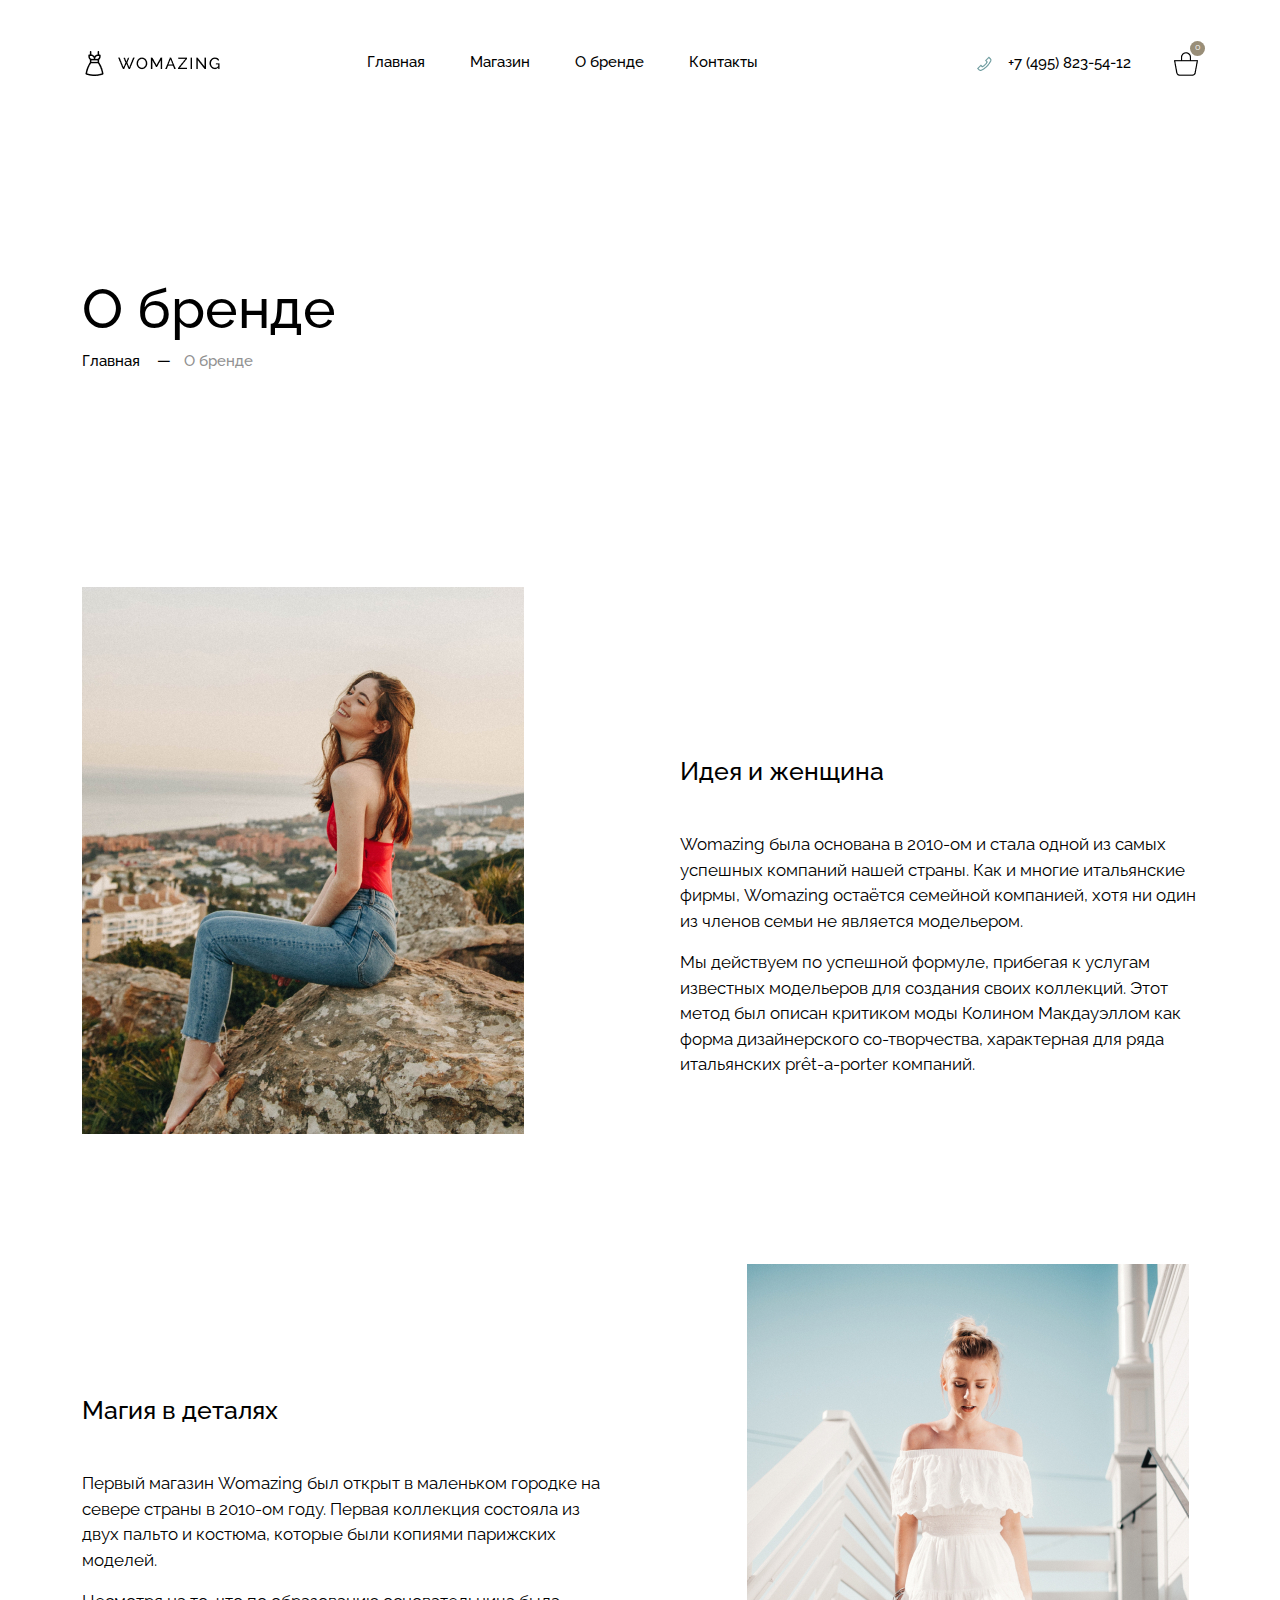
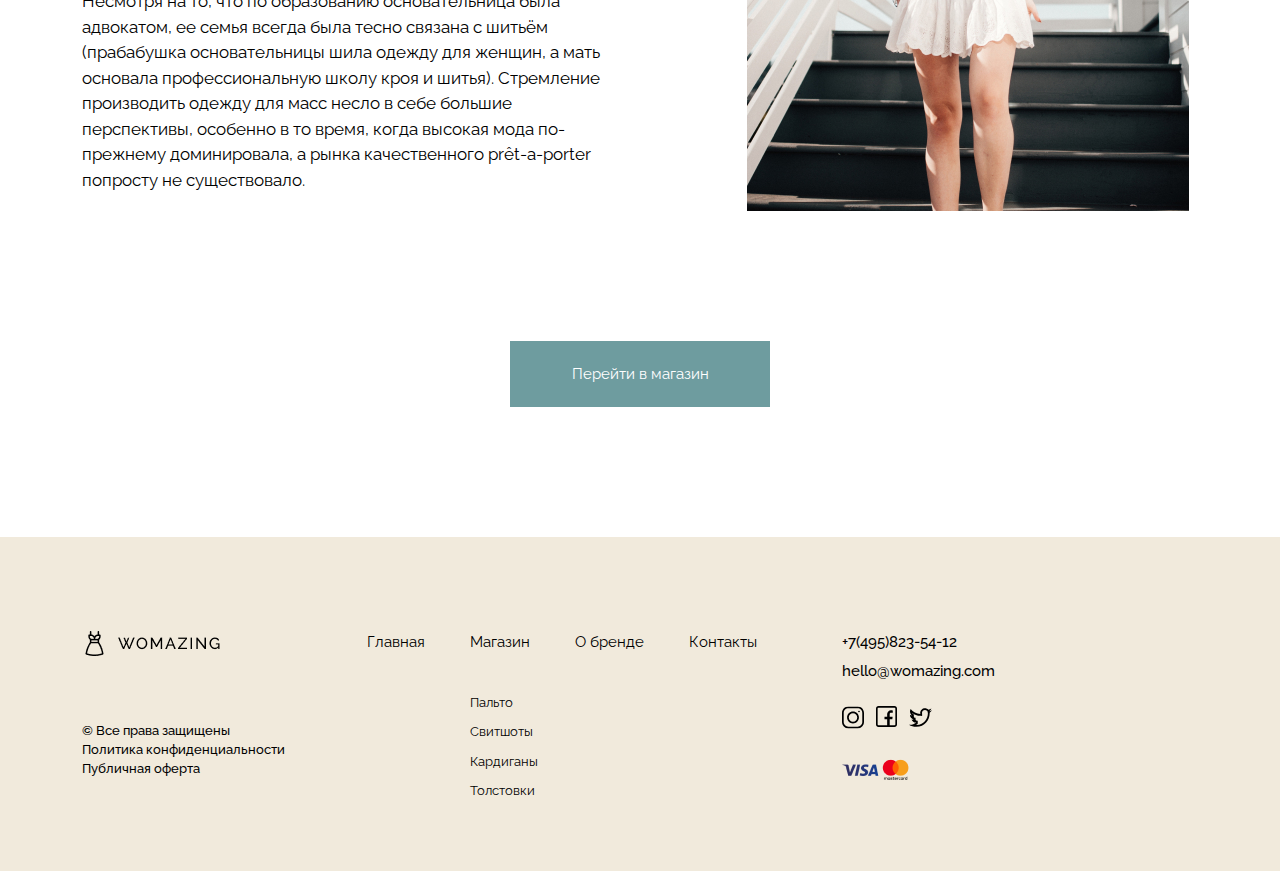
<file: brands.html>
<script>document.write('<script src="http://' + (location.host || 'localhost').split(':')[0] + ':35729/livereload.js?snipver=1"></' + 'script>')</script>
<!DOCTYPE html>
<html lang="ru">
<head>
	<meta charset="UTF-8">
	<meta name="viewport" content="width=device-width, initial-scale=1.0">
	<title>Document</title>
	<meta name="description" content="Создание сайтов">
	<meta name="keywords" content="сайты, верстка, фрилансер">
	<meta name="viewport" content="width=device-width, initial-scale=1, shrink-to-fit=">
	<!-- OG Tags -->
	<meta property="og:type" content="article">
	<meta property="og:image" content="https://sitename.ru/img/preview.jpg">
	<meta property="og:site_name" content="FULLVIEWAPP">
	<!-- Styling -->
	<link rel="icon" type="image/png" href="img/favicon.svg">
	<!-- CSS -->
	<link href="https://fonts.googleapis.com/css2?family=Raleway:wght@400;500&display=swap" rel="stylesheet">
	<link rel="stylesheet" href="css/bootstrap-grid.min.css">
	<link rel="stylesheet" href="css/bootstrap-reboot.min.css">
	<link rel="stylesheet" href="css/main.css">
</head>
<body>
	<header class="header">
		<div class="container">
			<div class="row">
				<div class="col-6 col-lg-3">
					<a href="index.html" class="logo">
						<img src="img/logo.png" alt="Логотип" class="logo__img">
					</a>
				</div>
				<div class=" col-lg-5 d-none d-lg-block ">
					<nav class="menu">
						<ul class="menu__list d-flex bg-primary ">
							<li class="menu__items">
								<a href="index.html" class="menu__item">Главная</a>
							</li>
							<li class="menu__items">
								<a href="shop.html" class="menu__item">Магазин</a>
							</li>
							<li class="menu__items">
								<a href="brands.html" class="menu__item">О бренде</a>
							</li>
							<li class="menu__items">
								<a href="contacts.html" class="menu__item">Контакты</a>
							</li>
						</ul>
					</nav>
				</div>
				<div class="col-6 col-lg-4 d-flex justify-content-end align-items-center">
					<button type="button" class="phone">
						<img src="img/phone.png" alt="Телефон" class="phone__img">
					</button>
					<a href="tel:+74958235412" class="phone__number">
						+7 (495) 823-54-12
					</a>
					<a href="busket.html" class="busket">
						<img src="img/busket.png" alt="Корзина" class="busket-img">
						<span class="bascet-num">0</span>
					</a>
				</div>
			</div>
		</div>
	</header>
<section class="brands">
	<div class="container">
		<div class="row align-items-center">
			<div class="col-12">
				<h1 class="brands-title">
					О бренде
				</h1>
				<ul class="crumbs d-none d-lg-flex">
					<li class="crumbs__list">
						<a href="index.html" class="crumbs__item">
							Главная
						</a>
					</li>
					<li class="crumbs__list">
						<span class="crumbs__item_span">
							О бренде
						</span>
					</li>
				</ul>
			</div>
			<div class="col-12 col-lg-5 ">
				<img src="img/brands1.jpg" alt="Девушка" class="brands-img">
			</div>
			<div class="col-12 col-lg-7 d-flex justify-content-lg-end ">
				<div class="brands-offer">
					<h3 class="brands-offer__title">
						Идея и женщина
					</h3>
					<p class="brands-offer__text">
						Womazing была основана в 2010-ом и стала одной из самых успешных компаний нашей страны. Как и многие итальянские фирмы, Womazing остаётся семейной компанией, хотя ни один из членов семьи не является модельером.
					</p>
					<p class="brands-offer__text">
						Мы действуем по успешной формуле, прибегая к услугам известных модельеров для создания своих коллекций. Этот метод был описан критиком моды Колином Макдауэллом как форма дизайнерского со-творчества, характерная для ряда итальянских prêt-a-porter компаний. 
					</p>
				</div>
			</div>
			<div class="col-12 col-lg-7 d-flex">
				<div class="brands-offer ">
					<h3 class="brands-offer__title">
						Магия в деталях
					</h3>
					<p class="brands-offer__text">
                        Первый магазин Womazing был открыт в маленьком городке на севере страны в 2010-ом году. Первая коллекция состояла из двух пальто и костюма, которые были копиями парижских моделей.
                    </p>
					<p class="brands-offer__text">
						Несмотря на то, что по образованию основательница была адвокатом, ее семья всегда была тесно связана с шитьём (прабабушка основательницы шила одежду для женщин, а мать основала профессиональную школу кроя и шитья). Стремление производить одежду для масс несло в себе большие перспективы, особенно в то время, когда высокая мода по-прежнему доминировала, а рынка качественного prêt-a-porter попросту не существовало. 
					</p>
				</div>
			</div>
			<div class="col-12 col-lg-5">
				<img src="img/brands2.jpg" alt="Девушка" class="brands-img">
			</div>
			<div class="col-12">
				<a href="shop.html" class="brands-button btn-green d-block mx-auto">
					Перейти в магазин
					</a>
			</div>
		</div>
	</div>
</section>
	<footer class="footer">
		<div class="container">
			<div class="row">
				<div class="col-12 col-sm-6 col-lg-3">
					<a href="index.html" class="logo-footer">
						<img src="img/logo.png" alt="Логотип" class="logo-footer__img">
					</a>
					<p class="text-footer">
						© Все права защищены 
					</p>	
					<p class="text-footer text-footer__intro">
						<a class="text-footer__intro" href="#">Политика конфиденциальности</a>
					</p>	
					<p class="text-footer">
						<a class="text-footer__intro" href="#"> Публичная оферта</a>
					</p>	
				</div>
				<div class="col-lg-5 d-none d-lg-block">
					<nav class="menu menu-footer">
						<ul class="menu__list menu-footer__list d-flex bg-primary ">
							<li class="menu__items  menu-footer__items">
								<a href="index.html" class="menu__item menu-footer-item">Главная</a>
							</li>
							<li class="menu__items menu-footer__items">
								<a href="shop.html" class="menu__item  menu-footer-item">
								Магазин
								</a>
								<ul class="menu__item-shops">
									<li class="menu__item-shop">
										<a href="#" class="menu__item-shop_nav">Пальто</a>
									</li>
									<li class="menu__item-shop">
										<a href="#" class="menu__item-shop_nav">Свитшоты</a>
									</li>
									<li class="menu__item-shop">
										<a href="#" class="menu__item-shop_nav">Кардиганы</a>
									</li>
									<li class="menu__item-shop">
										<a href="#" class="menu__item-shop_nav">Толстовки</a>
									</li>
								</ul>
							</li>
							<li class="menu__items menu-footer__items">
								<a href="brands.html" class="menu__item menu-footer-item">О бренде</a>
							</li>
							<li class="menu__items menu-footer__items">
								<a href="contacts.html" class="menu__item menu-footer-item">Контакты</a>
							</li>
						</ul>
					</nav>
				</div>
				<div class="col-12 col-sm-6 col-lg-4 justify-content-end">
					<ul class="connection">
						<li class="connection__list">
							<a class="connection__list_item" href="tel:+74958235412"> 
								+7(495)823-54-12 
							</a>
						</li>	
						<li class="connection__list">
							<a class="connection__list_item" href="mailto:hello@womazing.com"> 
								hello@womazing.com
							</a>
						</li>	
					</ul>
					<div class="social d-flex">
							<!--noindex-->
						<a href="[https:www.instagram.com/](https://www.instagram.com/)" rel="nofollow noopener noreferrer" target="_blank" class="footer-social">
							<img src="img/instagram.svg" alt="Instagram" class="footer-social__img">
						</a>
							<!-- /noindex -->
							<!--noindex-->
						<a href="[https:www.facebook.com/](https://www.facebook.com/)" rel="nofollow noopener noreferrer" target="_blank" class="footer-social">
							<img src="img/facebook.svg" alt="Facebook" class="footer-social__img">
						</a>
								<!-- /noindex -->
								<!--noindex-->
						<a href="[https:www.twitter.com/](https://www.twitter.com/)" rel="nofollow noopener noreferrer" target="_blank" class="footer-social">
							<img src="img/twitter.svg" alt="Twitter" class="footer-social__img">
						</a>
								<!-- /noindex -->
					</div>
					<a href="#" class="footer-pay">
						<img src="img/visa.png" alt="Оплатить" class="footer-pay__card">
					</a>
				</div>
			</div>
		</div>
	</footer>

	  <script src="js/main.js"></script>
</body>
</html>
</file>
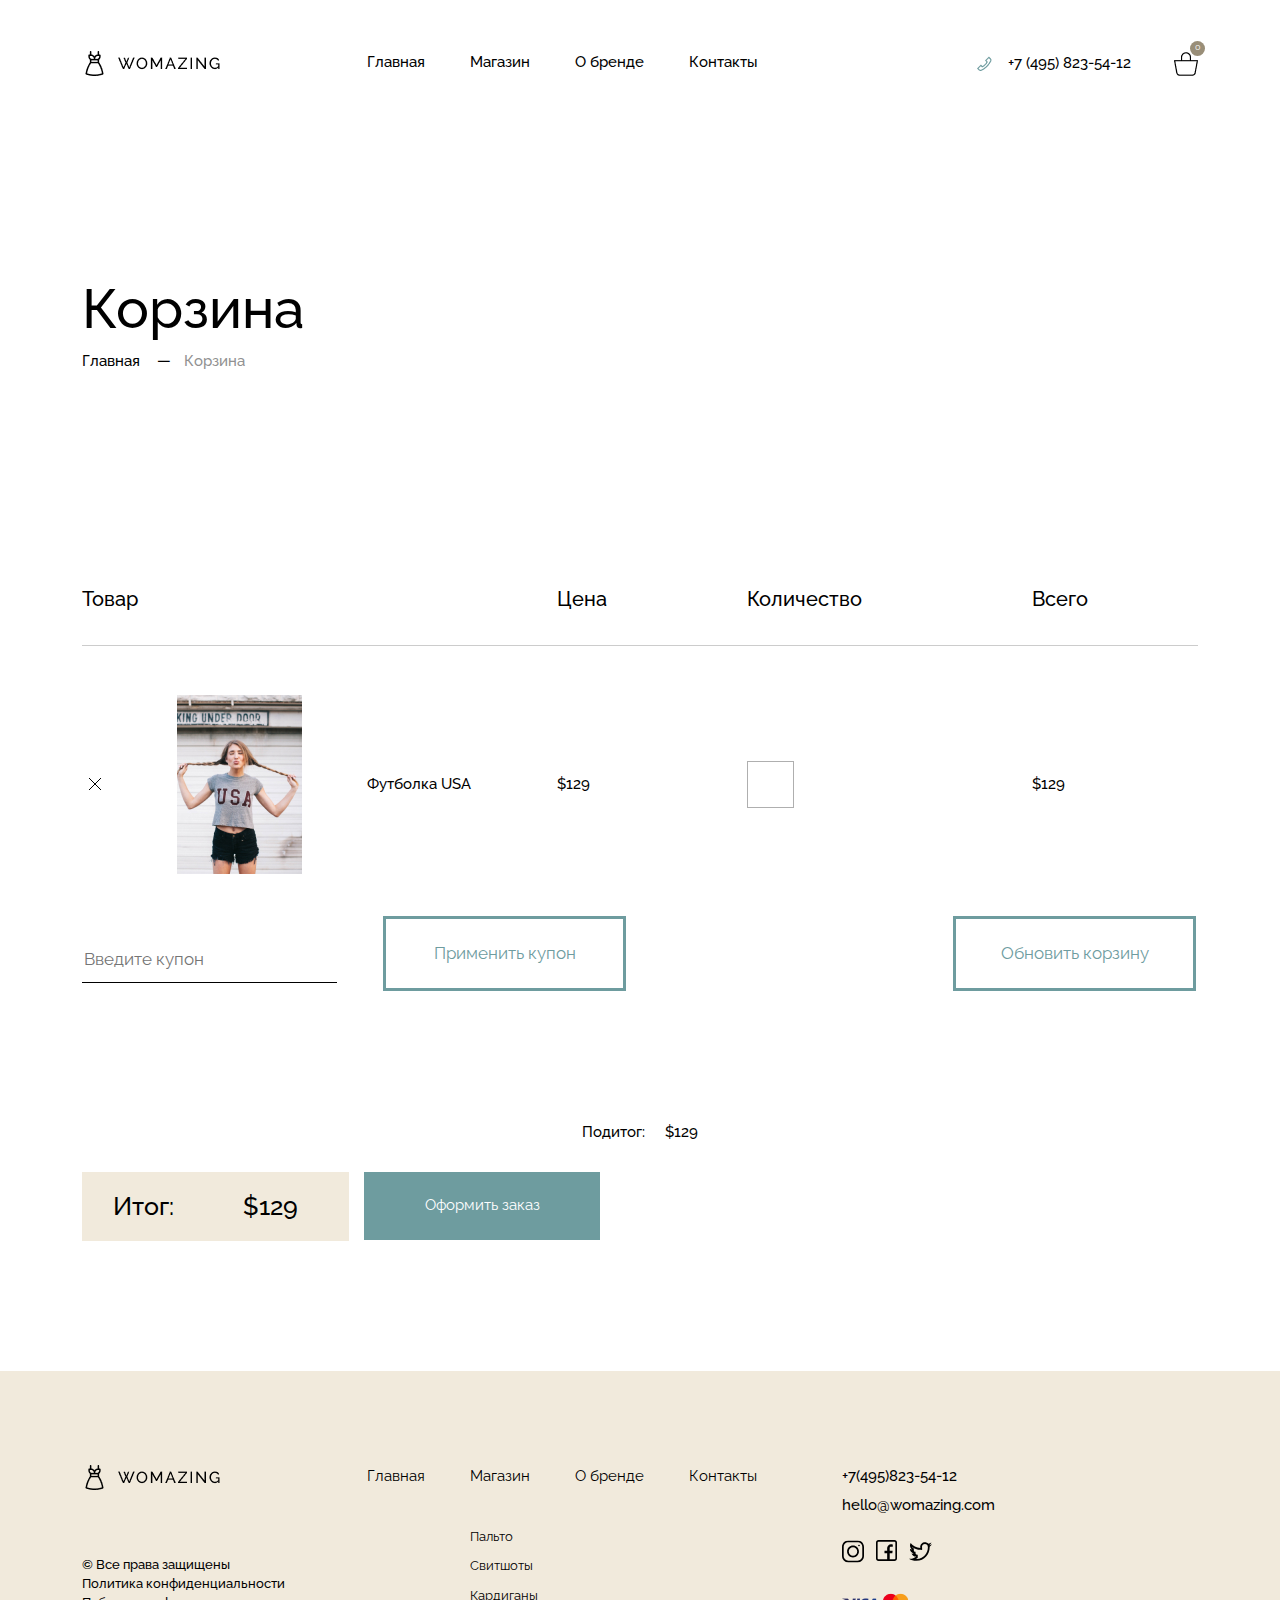
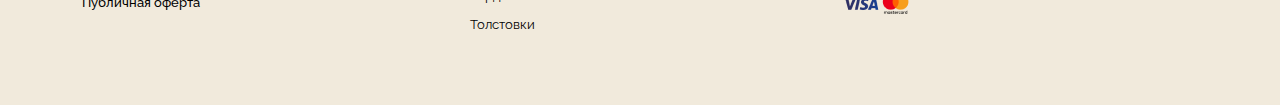
<file: busket.html>
<script>document.write('<script src="http://' + (location.host || 'localhost').split(':')[0] + ':35729/livereload.js?snipver=1"></' + 'script>')</script>
<!DOCTYPE html>
<html lang="ru">
<head>
	<meta charset="UTF-8">
	<meta name="viewport" content="width=device-width, initial-scale=1.0">
	<title>Document</title>
	<meta name="description" content="Создание сайтов">
	<meta name="keywords" content="сайты, верстка, фрилансер">
	<meta name="viewport" content="width=device-width, initial-scale=1, shrink-to-fit=">
	<!-- OG Tags -->
	<meta property="og:type" content="article">
	<meta property="og:image" content="https://sitename.ru/img/preview.jpg">
	<meta property="og:site_name" content="FULLVIEWAPP">
	<!-- Styling -->
	<link rel="icon" type="image/png" href="img/favicon.svg">
	<!-- CSS -->
	<link href="https://fonts.googleapis.com/css2?family=Raleway:wght@400;500&display=swap" rel="stylesheet">
	<link rel="stylesheet" href="css/bootstrap-grid.min.css">
	<link rel="stylesheet" href="css/bootstrap-reboot.min.css">
	<link rel="stylesheet" href="css/main.css">
	<script src="https://api-maps.yandex.ru/2.1/?apikey=<5c09a90c-dbb5-4bb4-9b73-a4403051d64c>&lang=ru_RU" type="text/javascript">
    </script>
</head>
<body>
	<header class="header">
		<div class="container">
			<div class="row">
				<div class="col-6 col-lg-3">
					<a href="index.html" class="logo">
						<img src="img/logo.png" alt="Логотип" class="logo__img">
					</a>
				</div>
				<div class=" col-lg-5 d-none d-lg-block ">
					<nav class="menu">
						<ul class="menu__list d-flex bg-primary ">
							<li class="menu__items">
								<a href="index.html" class="menu__item">Главная</a>
							</li>
							<li class="menu__items">
								<a href="shop.html" class="menu__item">Магазин</a>
							</li>
							<li class="menu__items">
								<a href="brands.html" class="menu__item">О бренде</a>
							</li>
							<li class="menu__items">
								<a href="contacts.html" class="menu__item">Контакты</a>
							</li>
						</ul>
					</nav>
				</div>
				<div class="col-6 col-lg-4 d-flex justify-content-end align-items-center">
					<button type="button" class="phone">
						<img src="img/phone.png" alt="Телефон" class="phone__img">
					</button>
					<a href="tel:+74958235412" class="phone__number">
						+7 (495) 823-54-12
					</a>
					<a href="busket.html" class="busket">
						<img src="img/busket.png" alt="Корзина" class="busket-img">
						<span class="bascet-num">0</span>
					</a>
				</div>
			</div>
		</div>
	</header>
	<section class="buskets">
		<div class="container">
			<div class="row align-items-center">
				<div class="col-12">
					<h1 class="brands-title">
						Корзина
					</h1>
					<ul class="crumbs d-none d-lg-flex">
						<li class="crumbs__list">
							<a href="index.html" class="crumbs__item">
								Главная
							</a>
						</li>
						<li class="crumbs__list">
							<span class="crumbs__item_span">
								Корзина
							</span>
						</li>
					</ul>
				</div>
					<div class="col-5">
						<h4 class="buskets-offer__title">
							Товар
						</h4>
					</div>	
					<div class="col-2">
						<h4 class="buskets-offer__title">
							Цена
						</h4>
					</div>
					<div class="col-3">
						<h4 class="buskets-offer__title">
							Количество
						</h4>
					</div>
					<div class="col-2">
						<h4 class="buskets-offer__title">
							Всего
						</h4>
					</div>
				<div class="col-12">
						<div class="buskets-offer__border"></div>
				</div>
					<div class="col-12 col-sm-1">
						<button class="buskets-offer__btn">
							<img src="img/cross.svg" alt="Крестик" class="buskets-offer__btn_close">
						</button>
					</div>
					<div class="col-2">
						<a href="products.html" class="buskets-offer__img">
							<img src="img/susa.jpg" alt="Одежда" class="buskets-offer__img_clothes">
						</a>
					</div>
					<div class="col-3 col-sm-2  ">
						<a href="products.html" class="busket-offer__description">
							Футболка USA
						</a>
					</div>	
					<div class="col-2">
						<span class="busket-offer__span busket-span align-items-center">
							 $129
						</span>
					</div>
					<div class="col-3">
						<input class="busket-offer__input" type="number" id="number" name="number">
					</div>
					<div class="col-2">
						<span class="busket-offer__span align-items-center">
							 $129
						</span>
					</div>
				<div class="col-12 col-lg-3 ">
					<form class="buskets-form form d-flex" method="get" id="buskets-form">
						<input class="buskets-form__input" type="text" id="coupon" name="name" required placeholder="Введите купон">
					</form>
				</div>
				<div class="col-12 col-sm-6 col-lg-6 ">
						<button type="submit" class="busket-form__btn btn-white">Применить купон</button>	
				</div>
				<div class="col-12 col-sm-6 col-lg-3">
					<button type="submit" class="busket-update busket-form__btn btn-white">Обновить корзину</button>	
				</div>
				<div class="col-12  justify-content-center">
					<div class="subtotal d-flex justify-content-lg-center">
						<p class="subtotal-text">
							Подитог:
						</p>
						<span class="busket-span">
								 $129
						</span>
					</div>
				</div>
				<div class="col-12 col-sm-6 col-lg-3 d-sm-flex ">
					<div class="busket-window  d-flex">
						<p class="total">
							Итог:
						</p>
						<span class="busket-span ">
						 	$129
						</span>
				</div>
				<div class="col-12 col-sm-6 col-lg-3">
					<button type="submit" class="busket-btn btn-green">
						Оформить заказ
					</button>

				</div>
	</section>
	<footer class="footer">
		<div class="container">
			<div class="row">
				<div class="col-12 col-sm-6 col-lg-3">
					<a href="index.html" class="logo-footer">
						<img src="img/logo.png" alt="Логотип" class="logo-footer__img">
					</a>
					<p class="text-footer">
						© Все права защищены 
					</p>	
					<p class="text-footer text-footer__intro">
						<a class="text-footer__intro" href="#">Политика конфиденциальности</a>
					</p>	
					<p class="text-footer">
						<a class="text-footer__intro" href="#"> Публичная оферта</a>
					</p>	
				</div>
				<div class="col-lg-5 d-none d-lg-block">
					<nav class="menu menu-footer">
						<ul class="menu__list menu-footer__list d-flex bg-primary ">
							<li class="menu__items  menu-footer__items">
								<a href="index.html" class="menu__item menu-footer-item">Главная</a>
							</li>
							<li class="menu__items menu-footer__items">
								<a href="shop.html" class="menu__item  menu-footer-item">
								Магазин
								</a>
								<ul class="menu__item-shops">
									<li class="menu__item-shop">
										<a href="#" class="menu__item-shop_nav">Пальто</a>
									</li>
									<li class="menu__item-shop">
										<a href="#" class="menu__item-shop_nav">Свитшоты</a>
									</li>
									<li class="menu__item-shop">
										<a href="#" class="menu__item-shop_nav">Кардиганы</a>
									</li>
									<li class="menu__item-shop">
										<a href="#" class="menu__item-shop_nav">Толстовки</a>
									</li>
								</ul>
							</li>
							<li class="menu__items menu-footer__items">
								<a href="brands.html" class="menu__item menu-footer-item">О бренде</a>
							</li>
							<li class="menu__items menu-footer__items">
								<a href="contacts.html" class="menu__item menu-footer-item">Контакты</a>
							</li>
						</ul>
					</nav>
				</div>
				<div class="col-12 col-sm-6 col-lg-4 justify-content-end">
					<ul class="connection">
						<li class="connection__list">
							<a class="connection__list_item" href="tel:+74958235412"> 
								+7(495)823-54-12 
							</a>
						</li>	
						<li class="connection__list">
							<a class="connection__list_item" href="mailto:hello@womazing.com"> 
								hello@womazing.com
							</a>
						</li>	
					</ul>
					<div class="social d-flex">
							<!--noindex-->
						<a href="[https:www.instagram.com/](https://www.instagram.com/)" rel="nofollow noopener noreferrer" target="_blank" class="footer-social">
							<img src="img/instagram.svg" alt="Instagram" class="footer-social__img">
						</a>
							<!-- /noindex -->
							<!--noindex-->
						<a href="[https:www.facebook.com/](https://www.facebook.com/)" rel="nofollow noopener noreferrer" target="_blank" class="footer-social">
							<img src="img/facebook.svg" alt="Facebook" class="footer-social__img">
						</a>
								<!-- /noindex -->
								<!--noindex-->
						<a href="[https:www.twitter.com/](https://www.twitter.com/)" rel="nofollow noopener noreferrer" target="_blank" class="footer-social">
							<img src="img/twitter.svg" alt="Twitter" class="footer-social__img">
						</a>
								<!-- /noindex -->
					</div>
					<a href="#" class="footer-pay">
						<img src="img/visa.png" alt="Оплатить" class="footer-pay__card">
					</a>
				</div>
			</div>
		</div>
	</footer>
	  <script src="js/main.js"></script>
</body>
</html>
</file>
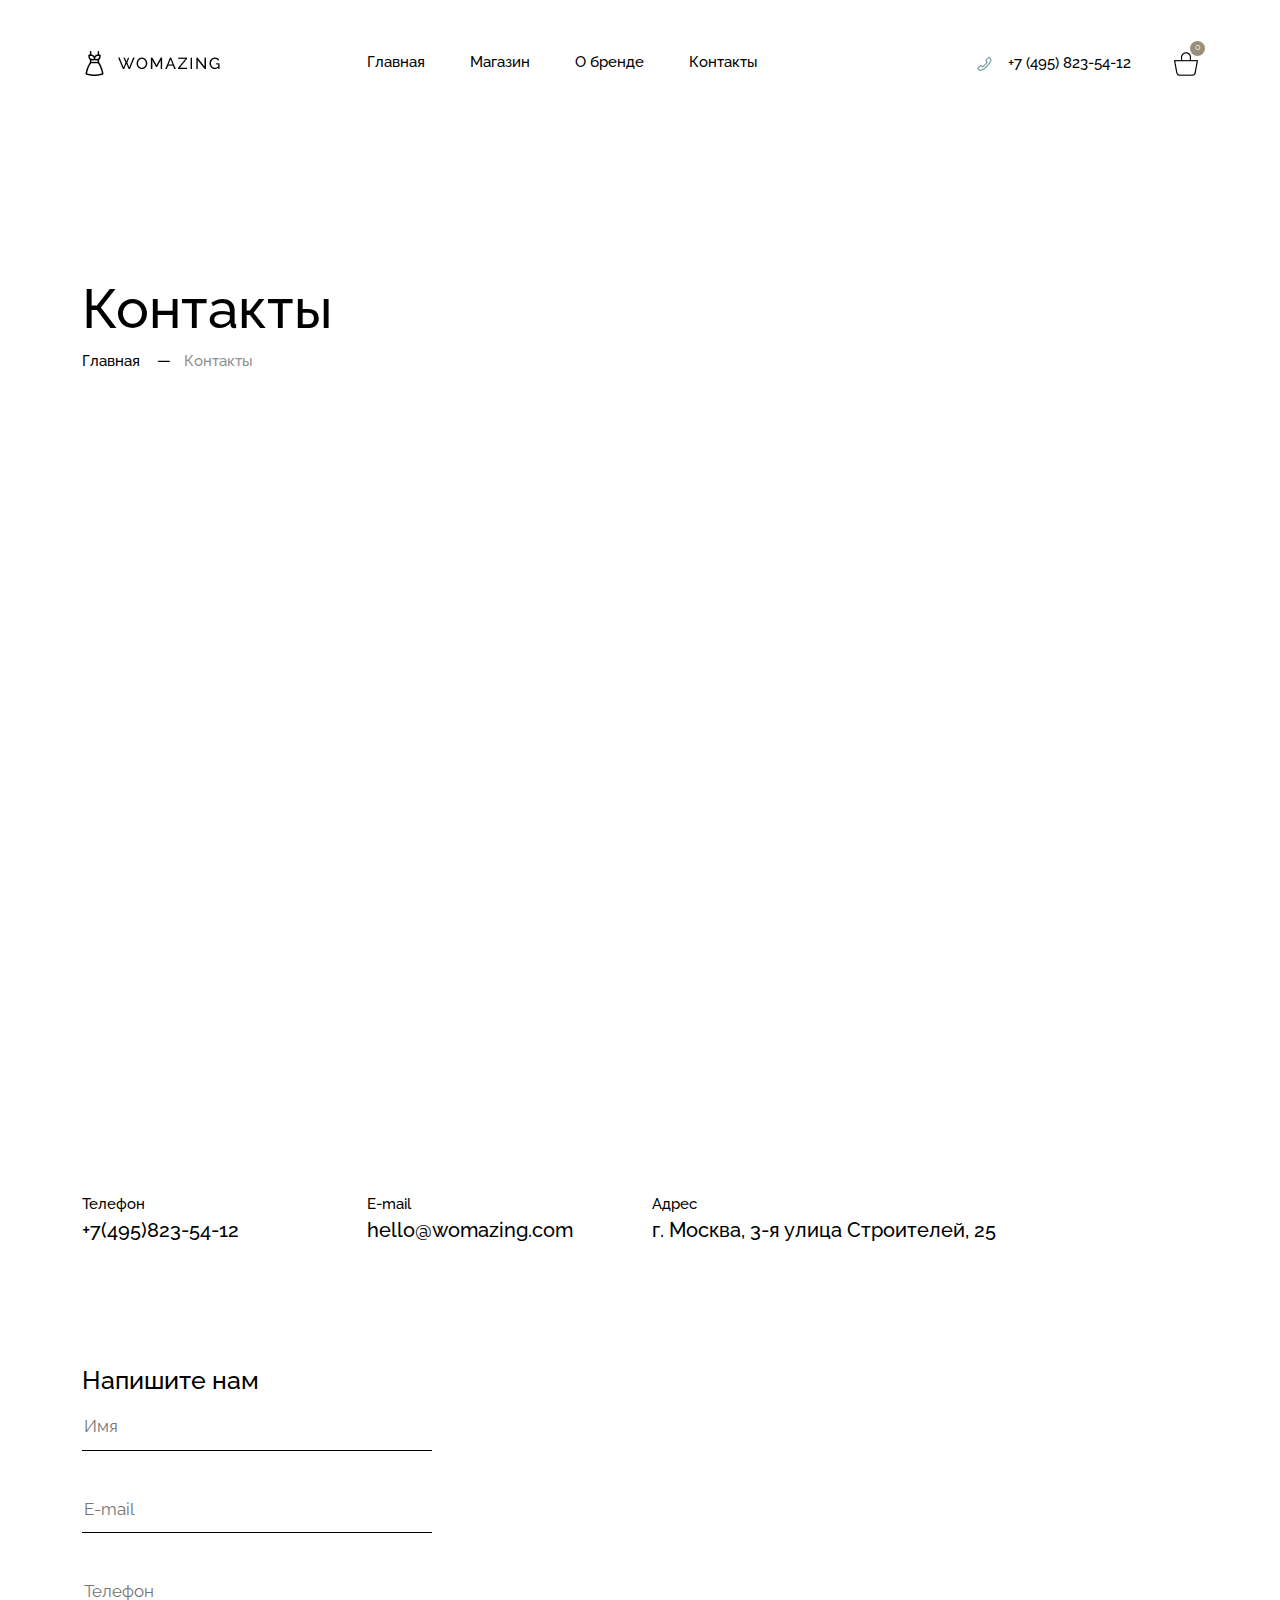
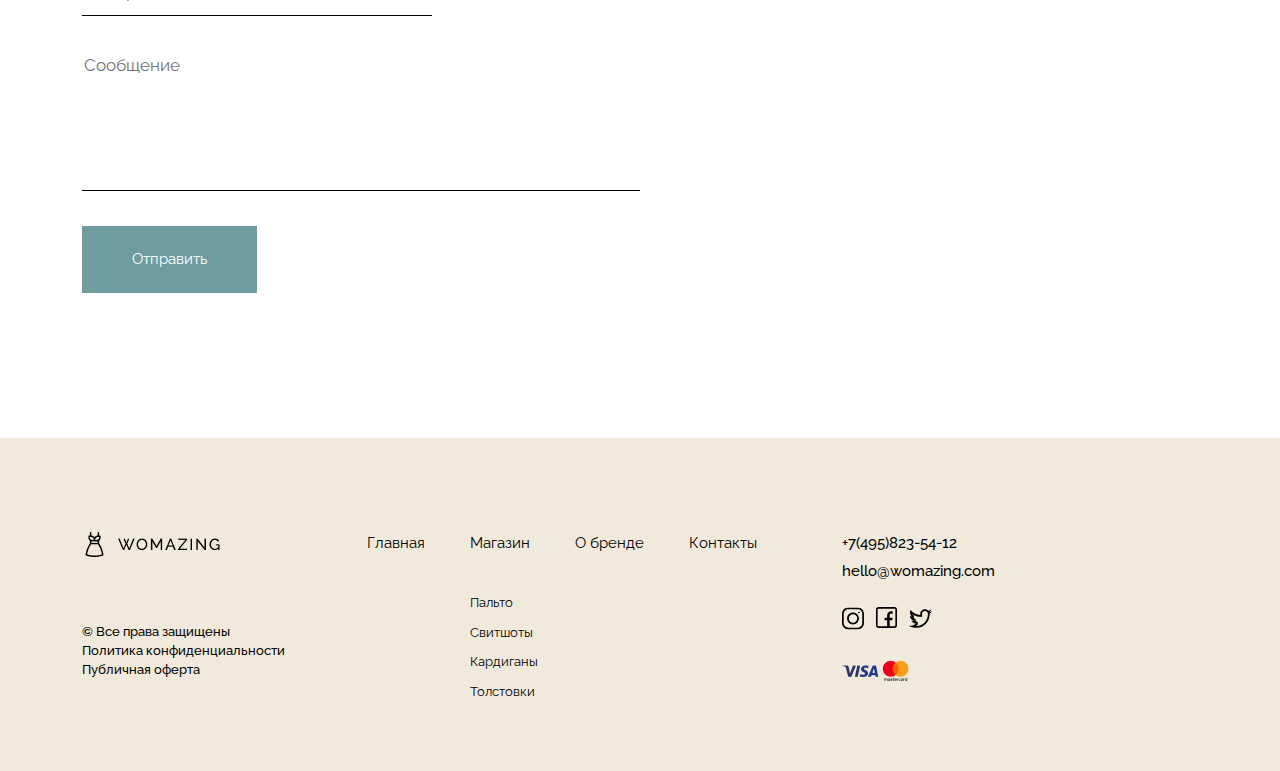
<file: contacts.html>
<script>document.write('<script src="http://' + (location.host || 'localhost').split(':')[0] + ':35729/livereload.js?snipver=1"></' + 'script>')</script>
<!DOCTYPE html>
<html lang="ru">
<head>
	<meta charset="UTF-8">
	<meta name="viewport" content="width=device-width, initial-scale=1.0">
	<title>Document</title>
	<meta name="description" content="Создание сайтов">
	<meta name="keywords" content="сайты, верстка, фрилансер">
	<meta name="viewport" content="width=device-width, initial-scale=1, shrink-to-fit=">
	<!-- OG Tags -->
	<meta property="og:type" content="article">
	<meta property="og:image" content="https://sitename.ru/img/preview.jpg">
	<meta property="og:site_name" content="FULLVIEWAPP">
	<!-- Styling -->
	<link rel="icon" type="image/png" href="img/favicon.svg">
	<!-- CSS -->
	<link href="https://fonts.googleapis.com/css2?family=Raleway:wght@400;500&display=swap" rel="stylesheet">
	<link rel="stylesheet" href="css/bootstrap-grid.min.css">
	<link rel="stylesheet" href="css/bootstrap-reboot.min.css">
	<link rel="stylesheet" href="css/main.css">
	<script src="https://api-maps.yandex.ru/2.1/?apikey=<5c09a90c-dbb5-4bb4-9b73-a4403051d64c>&lang=ru_RU" type="text/javascript">
    </script>
</head>
<body>
		<header class="header">
		<div class="container">
			<div class="row">
				<div class="col-6 col-lg-3">
					<a href="index.html" class="logo">
						<img src="img/logo.png" alt="Логотип" class="logo__img">
					</a>
				</div>
				<div class=" col-lg-5 d-none d-lg-block ">
					<nav class="menu">
						<ul class="menu__list d-flex bg-primary ">
							<li class="menu__items">
								<a href="index.html" class="menu__item">Главная</a>
							</li>
							<li class="menu__items">
								<a href="shop.html" class="menu__item">Магазин</a>
							</li>
							<li class="menu__items">
								<a href="brands.html" class="menu__item">О бренде</a>
							</li>
							<li class="menu__items">
								<a href="contacts.html" class="menu__item">Контакты</a>
							</li>
						</ul>
					</nav>
				</div>
				<div class="col-6 col-lg-4 d-flex justify-content-end align-items-center">
					<button type="button" class="phone">
						<img src="img/phone.png" alt="Телефон" class="phone__img">
					</button>
					<a href="tel:+74958235412" class="phone__number">
						+7 (495) 823-54-12
					</a>
					<a href="busket.html" class="busket">
						<img src="img/busket.png" alt="Корзина" class="busket-img">
						<span class="bascet-num">0</span>
					</a>
				</div>
			</div>
		</div>
	</header>
	<section class="contacts">
		<div class="container">
			<div class="row">
				<div class="col-12">
					<h1 class="brands-title">
						Контакты
					</h1>
					<ul class="crumbs d-none d-lg-flex">
						<li class="crumbs__list">
							<a href="index.html" class="crumbs__item">
								Главная
							</a>
						</li>
						<li class="crumbs__list">
							<span  class="crumbs__item_span">
								Контакты
							</span>
						</li>
					</ul>
				</div>
				<div class="map-block" id="block"></div>
					<div class="col-12 col-md-6 col-lg-3">
						<ul class="contact">
							<li class="contact__list">
							<p class="contact__list_text" href="tel:+74958235412"> 
								Телефон
							</p>
							</li>	
							<li class="contact__list">
							<a class="contact__list_item" href="tel:+74958235412"> 
								+7(495)823-54-12 
							</a>
							</li>
						</ul>
					</div>
					<div class="col-12 col-md-6 col-lg-3">
						<ul class="contact">
							<li class="contact__list">
							<p class="contact__list_text" href="mailto:hello@womazing.com"> 
								E-mail
							</p>
							</li>	
							<li class="contact__list">
							<a class="contact__list_item" href="tel:+74958235412"> 
								hello@womazing.com
							</a>
							</li>
						</ul>
					</div>
					<div class="col-12 col-md-6 col-lg-6">
						<ul class="contact">
							<li class="contact__list">
							<p class="contact__list_text" href="#"> 
								Адрес
							</p>
							</li>	
							<li class="contact__list">
							<a class="contact__list_item" href="tel:+74958235412"> 
								г. Москва, 3-я улица Строителей, 25
							</a>
							</li>
						</ul>
					</div>
			</div>
		</div>
	</section>
	<section class="forms">
		<div class="container">
			<div class="row">
					<div class="col-12">
						<h3 class="form__title">
						Напишите нам
					    </h3>
					</div>
				<form class="form" method="get" id="form-help">
					<div class="col-12">
						<input class="form__field" type="text" id="name" name="name" required placeholder="Имя">
					</div>
					<div class="col-12">
						<input class="form__field" type="email" id="email" name="email" required placeholder="E-mail">
					</div>
					<div class="col-12">
						<input class="form__field" type="tel" id="phone" name="phoneNumber" required placeholder="Телефон">
					</div>
					<div class="col-12">
						<textarea name="message" id="textarea"  rows="5" placeholder="Сообщение"></textarea>
					</div>
					<div class="col-12">
						<button type="submit" class="form__btn btn-green" id="submit-help">
							Отправить
						</button>
					</div>
					<div class="col-12">
						<div class="window d-none">
							Сообщение успешно отправлено
						</div>
				</form>
			</div>
		</div>
	</section>
	<footer class="footer">
		<div class="container">
			<div class="row">
				<div class="col-12 col-sm-6 col-lg-3">
					<a href="index.html" class="logo-footer">
						<img src="img/logo.png" alt="Логотип" class="logo-footer__img">
					</a>
					<p class="text-footer">
						© Все права защищены 
					</p>	
					<p class="text-footer text-footer__intro">
						<a class="text-footer__intro" href="#">Политика конфиденциальности</a>
					</p>	
					<p class="text-footer">
						<a class="text-footer__intro" href="#"> Публичная оферта</a>
					</p>	
				</div>
				<div class="col-lg-5 d-none d-lg-block">
					<nav class="menu menu-footer">
						<ul class="menu__list menu-footer__list d-flex bg-primary ">
							<li class="menu__items  menu-footer__items">
								<a href="index.html" class="menu__item menu-footer-item">Главная</a>
							</li>
							<li class="menu__items menu-footer__items">
								<a href="shop.html" class="menu__item  menu-footer-item">
								Магазин
								</a>
								<ul class="menu__item-shops">
									<li class="menu__item-shop">
										<a href="#" class="menu__item-shop_nav">Пальто</a>
									</li>
									<li class="menu__item-shop">
										<a href="#" class="menu__item-shop_nav">Свитшоты</a>
									</li>
									<li class="menu__item-shop">
										<a href="#" class="menu__item-shop_nav">Кардиганы</a>
									</li>
									<li class="menu__item-shop">
										<a href="#" class="menu__item-shop_nav">Толстовки</a>
									</li>
								</ul>
							</li>
							<li class="menu__items menu-footer__items">
								<a href="brands.html" class="menu__item menu-footer-item">О бренде</a>
							</li>
							<li class="menu__items menu-footer__items">
								<a href="contacts.html" class="menu__item menu-footer-item">Контакты</a>
							</li>
						</ul>
					</nav>
				</div>
				<div class="col-12 col-sm-6 col-lg-4 justify-content-end">
					<ul class="connection">
						<li class="connection__list">
							<a class="connection__list_item" href="tel:+74958235412"> 
								+7(495)823-54-12 
							</a>
						</li>	
						<li class="connection__list">
							<a class="connection__list_item" href="mailto:hello@womazing.com"> 
								hello@womazing.com
							</a>
						</li>	
					</ul>
					<div class="social d-flex">
							<!--noindex-->
						<a href="[https:www.instagram.com/](https://www.instagram.com/)" rel="nofollow noopener noreferrer" target="_blank" class="footer-social">
							<img src="img/instagram.svg" alt="Instagram" class="footer-social__img">
						</a>
							<!-- /noindex -->
							<!--noindex-->
						<a href="[https:www.facebook.com/](https://www.facebook.com/)" rel="nofollow noopener noreferrer" target="_blank" class="footer-social">
							<img src="img/facebook.svg" alt="Facebook" class="footer-social__img">
						</a>
								<!-- /noindex -->
								<!--noindex-->
						<a href="[https:www.twitter.com/](https://www.twitter.com/)" rel="nofollow noopener noreferrer" target="_blank" class="footer-social">
							<img src="img/twitter.svg" alt="Twitter" class="footer-social__img">
						</a>
								<!-- /noindex -->
					</div>
					<a href="#" class="footer-pay">
						<img src="img/visa.png" alt="Оплатить" class="footer-pay__card">
					</a>
				</div>
			</div>
		</div>
	</footer>
	
	  <script src="js/main.js"></script>
</body>
</html>
</file>
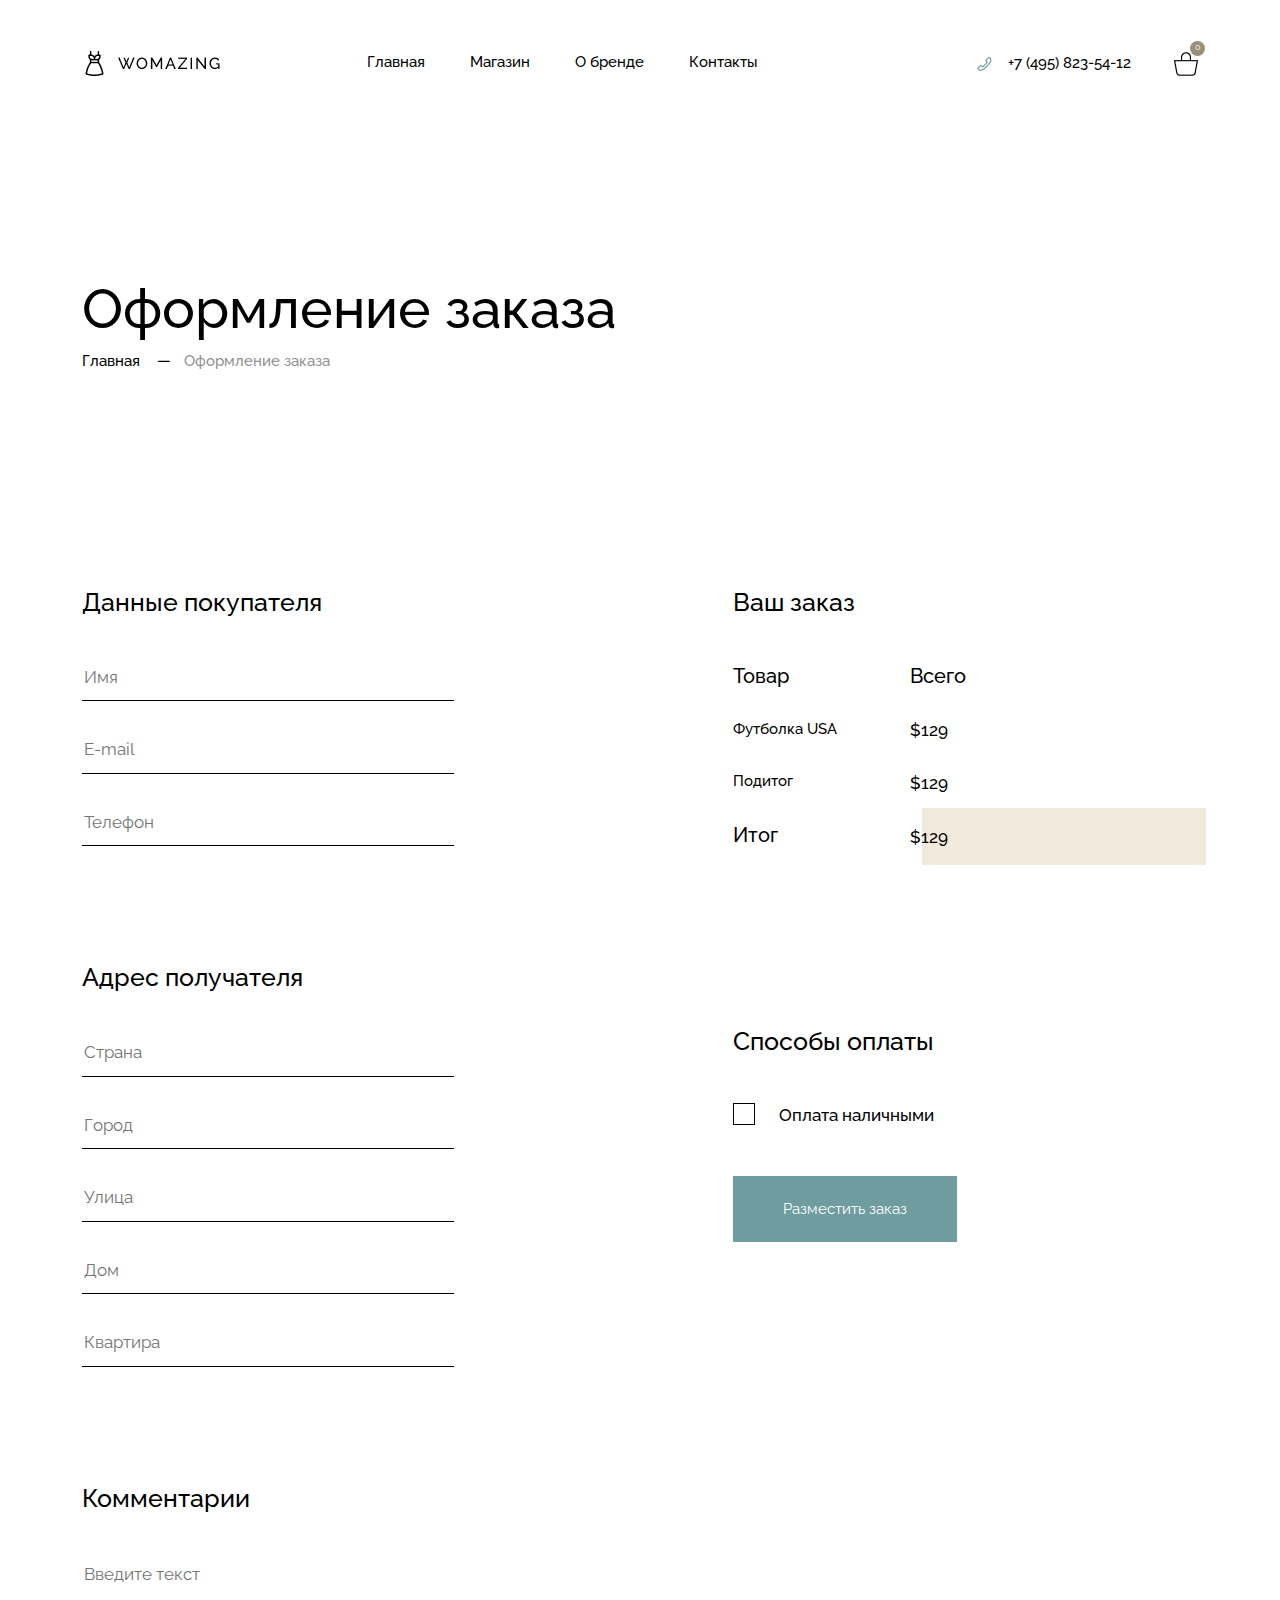
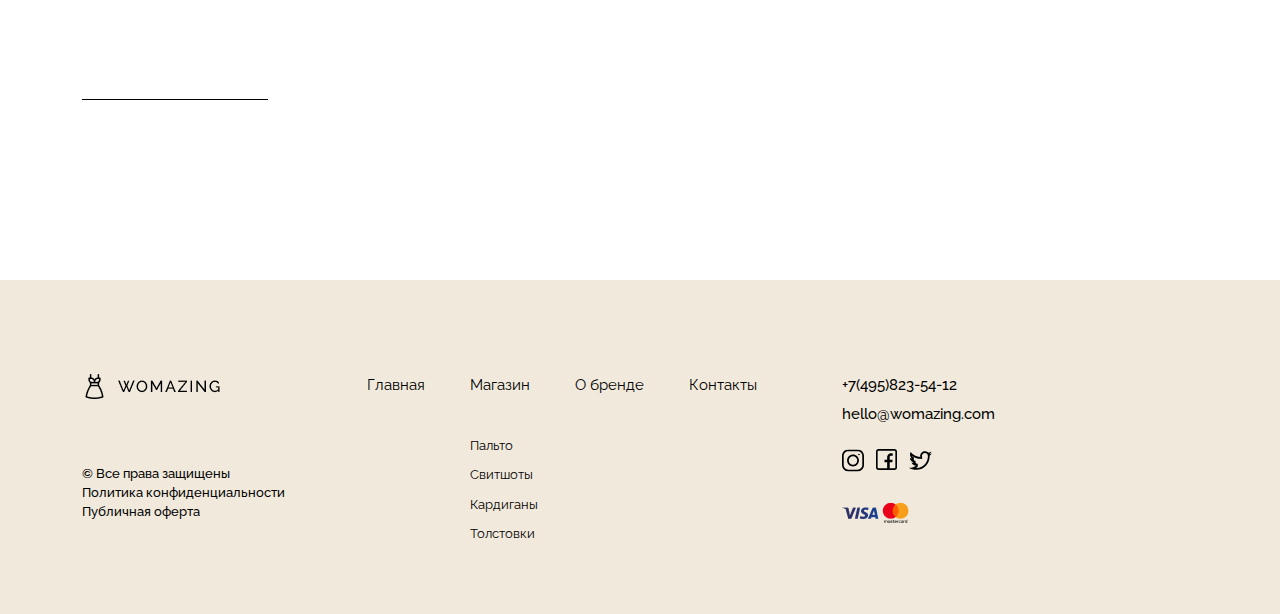
<file: decoration.html>
<script>document.write('<script src="http://' + (location.host || 'localhost').split(':')[0] + ':35729/livereload.js?snipver=1"></' + 'script>')</script>
<!DOCTYPE html>
<html lang="ru">
<head>
	<meta charset="UTF-8">
	<meta name="viewport" content="width=device-width, initial-scale=1.0">
	<title>Document</title>
	<meta name="description" content="Создание сайтов">
	<meta name="keywords" content="сайты, верстка, фрилансер">
	<meta name="viewport" content="width=device-width, initial-scale=1, shrink-to-fit=">
	<!-- OG Tags -->
	<meta property="og:type" content="article">
	<meta property="og:image" content="https://sitename.ru/img/preview.jpg">
	<meta property="og:site_name" content="FULLVIEWAPP">
	<!-- Styling -->
	<link rel="icon" type="image/png" href="img/favicon.svg">
	<!-- CSS -->
	<link href="https://fonts.googleapis.com/css2?family=Raleway:wght@400;500&display=swap" rel="stylesheet">
	<link rel="stylesheet" href="css/bootstrap-grid.min.css">
	<link rel="stylesheet" href="css/bootstrap-reboot.min.css">
	<link rel="stylesheet" href="css/main.css">
	<script src="https://api-maps.yandex.ru/2.1/?apikey=<5c09a90c-dbb5-4bb4-9b73-a4403051d64c>&lang=ru_RU" type="text/javascript">
    </script>
</head>
<body>
	<header class="header">
		<div class="container">
			<div class="row">
				<div class="col-6 col-lg-3">
					<a href="index.html" class="logo">
						<img src="img/logo.png" alt="Логотип" class="logo__img">
					</a>
				</div>
				<div class=" col-lg-5 d-none d-lg-block ">
					<nav class="menu">
						<ul class="menu__list d-flex bg-primary ">
							<li class="menu__items">
								<a href="index.html" class="menu__item">Главная</a>
							</li>
							<li class="menu__items">
								<a href="shop.html" class="menu__item">Магазин</a>
							</li>
							<li class="menu__items">
								<a href="brands.html" class="menu__item">О бренде</a>
							</li>
							<li class="menu__items">
								<a href="contacts.html" class="menu__item">Контакты</a>
							</li>
						</ul>
					</nav>
				</div>
				<div class="col-6 col-lg-4 d-flex justify-content-end align-items-center">
					<button type="button" class="phone">
						<img src="img/phone.png" alt="Телефон" class="phone__img">
					</button>
					<a href="tel:+74958235412" class="phone__number">
						+7 (495) 823-54-12
					</a>
					<a href="busket.html" class="busket">
						<img src="img/busket.png" alt="Корзина" class="busket-img">
						<span class="bascet-num">0</span>
					</a>
				</div>
			</div>
		</div>
	</header>
	<section class="decoration">
		<div class="container">
			<div class="row">
				<div class="col-12">
					<h1 class="brands-title">
						Оформление заказа
					</h1>
					<ul class="crumbs crumbs-decorations d-flex">
						<li class="crumbs__list">
							<a href="index.html" class="crumbs__item">
								Главная
							</a>
						</li>
						<li class="crumbs__list">
							<span  class="crumbs__item_span">
								Оформление заказа
							</span>
						</li>
					</ul>
				</div>
				<!-- <form action="#" class="decorations-form form">
					<div class="decoration-form d-flex">
						<div class="col-12 col-md-6 col-lg-7">
							<h3 class="decoration-form__title">
								Данные покупателя
							</h3>
						</div>
						<div class="col-12 col-md-6 col-lg-2">
							<h3 class="decoration-form__title">
								Ваш заказ
							</h3>
						</div>
					</div>
					<div class="decoration-form">
						<div class="decoration-form__left">
							<div class="col-12 col-md-6 col-lg-7">
							<input class="decoration-form__field form-field" type="text" id="decoration-name" name="name" required placeholder="Имя">
							</div>
							<div class="col-12 col-md-6 col-lg-4">
								<input class="decoration-form__field form-field" type="email" id="decoration-email" name="email" required placeholder="E-mail">
							</div>
							<div class="col-12 col-md-6 col-lg-4">
								<input class="decoration-form__field form-field" type="tel" id="decoration-phone" name="phoneNumber" required placeholder="Телефон">
							</div>
							<h3 class="decoration-form__title">
								Адрес получателя
							</h3>
							<div class="col-12 col-md-6 col-lg-4">
								<input class="decoration-form__field form-field" type="text" id="decoration-country" name="name" required placeholder="Страна">
							</div>
							<div class="col-12 col-md-6 col-lg-4">
								<input class="decoration-form__field form-field" type="text" id="decoration-city" name="name" required placeholder="Город">
							</div>
							<div class="col-12 col-md-6 col-lg-4">
								<input class="decoration-form__field form-field" type="text" id="decoration-street" name="name" required placeholder="Улица">
							</div>
							<div class="col-12 col-md-6 col-lg-4">
								<input class="decoration-form__field form-field" type="text" id="decoration-street" name="name" required placeholder="Улица">
							</div>
							<div class="col-12 col-md-6 col-lg-4">
								<input class="decoration-form__field form-field" type="text" id="decoration-house" name="name" required placeholder="Дом">
							</div>
							<div class="col-12 col-md-6 col-lg-4">
								<input class="decoration-form__field form-field" type="text" id="decoration-flat" name="name" required placeholder="Квартира">
							</div>
							<div class="col-12">
							<h3 class="decoration-form__title">
								Комментарии
							</h3>
							<textarea class="decoration-form__field form-field" name="message" id="decoration-textarea"  rows="5" placeholder="Введите текст"></textarea>
							</div>
						</div>	
						<div class="decoration-form__right">
							<div class="decoration-form__right-left">
								<p class="decoration-form__right-left_title">
									Товар
								</p>

							</div>
							<div class="decoration-form__right-right">
							</div>
						</div>
					</div>
				</form>

 -->
 			<!-- 	<form action="#" class="decorations-form form d-flex">
 					
 					<div class="col-12 col-md-6 col-lg-4">
 						<h3 class="decorations-form__title decorations-form__title_fix">
								Данные покупателя
						</h3>
						<input class="decorations-form__field form-field" type="text" id="decoration-name" name="name" required placeholder="Имя">
						<input class="decorations-form__field form-field" type="email" id="decoration-email" name="email" required placeholder="E-mail">
						<input class="decorations-form__field form-field" type="tel" id="decoration-phone" name="phoneNumber" required placeholder="Телефон">
						<h3 class="decorations-form__title decorations-form__title_fix">
								Адрес получателя
						</h3>
						<input class="decorations-form__field form-field" type="text" id="decoration-country" name="name" required placeholder="Страна">
						<input class="decorations-form__field form-field" type="text" id="decoration-city" name="name" required placeholder="Город">
						<input class="decorations-form__field form-field" type="text" id="decoration-street" name="name" required placeholder="Улица">
						<input class="decorations-form__field form-field" type="text" id="decoration-house" name="name" required placeholder="Дом">
						<input class="decorations-form__field form-field" type="text" id="decoration-flat" name="name" required placeholder="Квартира">
						<h3 class="decorations-form__title decorations-form__title_fix">
								Комментарии
						</h3>
						<textarea class="decorations-form__field form-field" name="message" id="decoration-textarea"  rows="5" placeholder="Введите текст"></textarea>
 					</div>
 					<div class="offset-lg-3 col-12 col-md-6 col-lg-2">
 						<div class="decoration-form">
 							<h3 class="decoration-form__title decorations-form__title decorations-form__title_fix">
									Ваш заказ
							</h3>
							<h3 class="decoration-form__title">
									Товар
							</h3>
							<p class="decoration-text">
								Футболка USA
							</p>
							<p class="decoration-text">
								Подитог
							</p>
 						</div>
 					</div>	
 					<div class="col-12 col-md-6 col-lg-3 d-block">
 						<div class="decoration-form">
 							<h3 class="decoration-form__title_right decorations-form__title">
									Всего
							</h3>
							<span class="decoration-form__span">
								$129
							</span>
							<span class="decoration-form__span">
								$129
							</span>
 						</div>
 					</div>	
 					</div>
 				</form> -->
 				<form action="#" class="decorations-form form">
	 				<div class="decorations-form__title d-flex">
	 					<div class="col-12 col-md-6 col-lg-4">
	 						<h3 class="decorations-form__title_form">
									Данные покупателя
							</h3>
						</div>
						<div class="offset-lg-3 col-12 col-md-6 col-lg-5">
 							<h3 class="decorations-form__title_form">
									Ваш заказ
							</h3>
	 					</div>	
	 				</div>
	 				<div class="decorations-form__info d-flex">
	 					<div class="col-12 col-md-6 col-lg-4">
	 						<input class="decorations-form__field form-field" type="text" id="decoration-name" name="name" required placeholder="Имя">
							<input class="decorations-form__field form-field" type="email" id="decoration-email" name="email" required placeholder="E-mail">
							<input class="decorations-form__field form-field" type="tel" id="decoration-phone" name="phoneNumber" required placeholder="Телефон">
	 					</div>
	 					<div class="offset-lg-3 col-12 col-md-6 col-lg-5 d-flex">
	 						<div class="decoration-form">
		 						<h4 class="decoration-form__title">
									Товар
								</h4>
								<p class="decoration-text">
									Футболка USA
								</p>
								<p class="decoration-text">
									Подитог
								</p>
								<h4 class="decoration-form__title">
									Итог
								</h4>
								<div class="decoration-form__background"></div>
	 						</div>
	 						<div class="decoration-form">
	 							<h4 class="decoration-form__title">
									Всего
								</h4>
								<span class="decoration-form__span d-block ">
									$129
								</span>
								<span class="decoration-form__span d-block">
									$129
								</span>
								<span class="decoration-form__span d-block">
									$129
								</span>
	 						</div>
	 					</div>
	 				</div>
 					<div class="decorations-form__info d-flex">
	 					<div class="col-12 col-md-6 col-lg-4">
	 						<h3 class="decorations-form__title_form">
								Адрес получателя
							</h3>
							<input class="decorations-form__field form-field" type="text" id="decoration-country" name="name" required placeholder="Страна">
							<input class="decorations-form__field form-field" type="text" id="decoration-city" name="name" required placeholder="Город">
							<input class="decorations-form__field form-field" type="text" id="decoration-street" name="name" required placeholder="Улица">
							<input class="decorations-form__field form-field" type="text" id="decoration-house" name="name" required placeholder="Дом">
							<input class="decorations-form__field form-field" type="text" id="decoration-flat" name="name" required placeholder="Квартира">
	 					</div>
	 					<div class="offset-lg-3 col-12 col-md-6 col-lg-5 d-flex">
	 						<div class="decoration-forms">
		 						<h3 class="decoration-forms__title_pay">
									Способы оплаты
								</h3>
								<div class="decoration-forms__button d-flex">
									<button type="button" class="decoration-forms__button_btn">
									</button>
									<p class="decoration-forms__button_text">
										Оплата наличными
									</p>
								</div>
								
								<button type="submit" class="decoratiom-forms__btn btn-green">Разместить заказ</button>
	 						</div>
	 					</div>
 					</div>
	 					<div class="col-12 col-md-6 col-lg-4">
	 						<h3 class="decorations-form__title_form">
								Комментарии
							</h3>
							<textarea class="decorations-form__field form-field" name="message" id="decoration-textarea"  rows="5" placeholder="Введите текст"></textarea>
 						</div>
 				</form>				
	</section>
	<footer class="footer">
		<div class="container">
			<div class="row">
				<div class="col-12 col-sm-6 col-lg-3">
					<a href="index.html" class="logo-footer">
						<img src="img/logo.png" alt="Логотип" class="logo-footer__img">
					</a>
					<p class="text-footer">
						© Все права защищены 
					</p>	
					<p class="text-footer text-footer__intro">
						<a class="text-footer__intro" href="#">Политика конфиденциальности</a>
					</p>	
					<p class="text-footer">
						<a class="text-footer__intro" href="#"> Публичная оферта</a>
					</p>	
				</div>
				<div class="col-lg-5 d-none d-lg-block">
					<nav class="menu menu-footer">
						<ul class="menu__list menu-footer__list d-flex bg-primary ">
							<li class="menu__items  menu-footer__items">
								<a href="index.html" class="menu__item menu-footer-item">Главная</a>
							</li>
							<li class="menu__items menu-footer__items">
								<a href="shop.html" class="menu__item  menu-footer-item">
								Магазин
								</a>
								<ul class="menu__item-shops">
									<li class="menu__item-shop">
										<a href="#" class="menu__item-shop_nav">Пальто</a>
									</li>
									<li class="menu__item-shop">
										<a href="#" class="menu__item-shop_nav">Свитшоты</a>
									</li>
									<li class="menu__item-shop">
										<a href="#" class="menu__item-shop_nav">Кардиганы</a>
									</li>
									<li class="menu__item-shop">
										<a href="#" class="menu__item-shop_nav">Толстовки</a>
									</li>
								</ul>
							</li>
							<li class="menu__items menu-footer__items">
								<a href="brands.html" class="menu__item menu-footer-item">О бренде</a>
							</li>
							<li class="menu__items menu-footer__items">
								<a href="contacts" class="menu__item menu-footer-item">Контакты</a>
							</li>
						</ul>
					</nav>
				</div>
				<div class="col-12 col-sm-6 col-lg-4 justify-content-end">
					<ul class="connection">
						<li class="connection__list">
							<a class="connection__list_item" href="tel:+74958235412"> 
								+7(495)823-54-12 
							</a>
						</li>	
						<li class="connection__list">
							<a class="connection__list_item" href="mailto:hello@womazing.com"> 
								hello@womazing.com
							</a>
						</li>	
					</ul>
					<div class="social d-flex">
							<!--noindex-->
						<a href="[https:www.instagram.com/](https://www.instagram.com/)" rel="nofollow noopener noreferrer" target="_blank" class="footer-social">
							<img src="img/instagram.svg" alt="Instagram" class="footer-social__img">
						</a>
							<!-- /noindex -->
							<!--noindex-->
						<a href="[https:www.facebook.com/](https://www.facebook.com/)" rel="nofollow noopener noreferrer" target="_blank" class="footer-social">
							<img src="img/facebook.svg" alt="Facebook" class="footer-social__img">
						</a>
								<!-- /noindex -->
								<!--noindex-->
						<a href="[https:www.twitter.com/](https://www.twitter.com/)" rel="nofollow noopener noreferrer" target="_blank" class="footer-social">
							<img src="img/twitter.svg" alt="Twitter" class="footer-social__img">
						</a>
								<!-- /noindex -->
					</div>
					<a href="#" class="footer-pay">
						<img src="img/visa.png" alt="Оплатить" class="footer-pay__card">
					</a>
				</div>
			</div>
		</div>
	</footer>
	  <script src="js/main.js"></script>
</body>
</html>
</file>
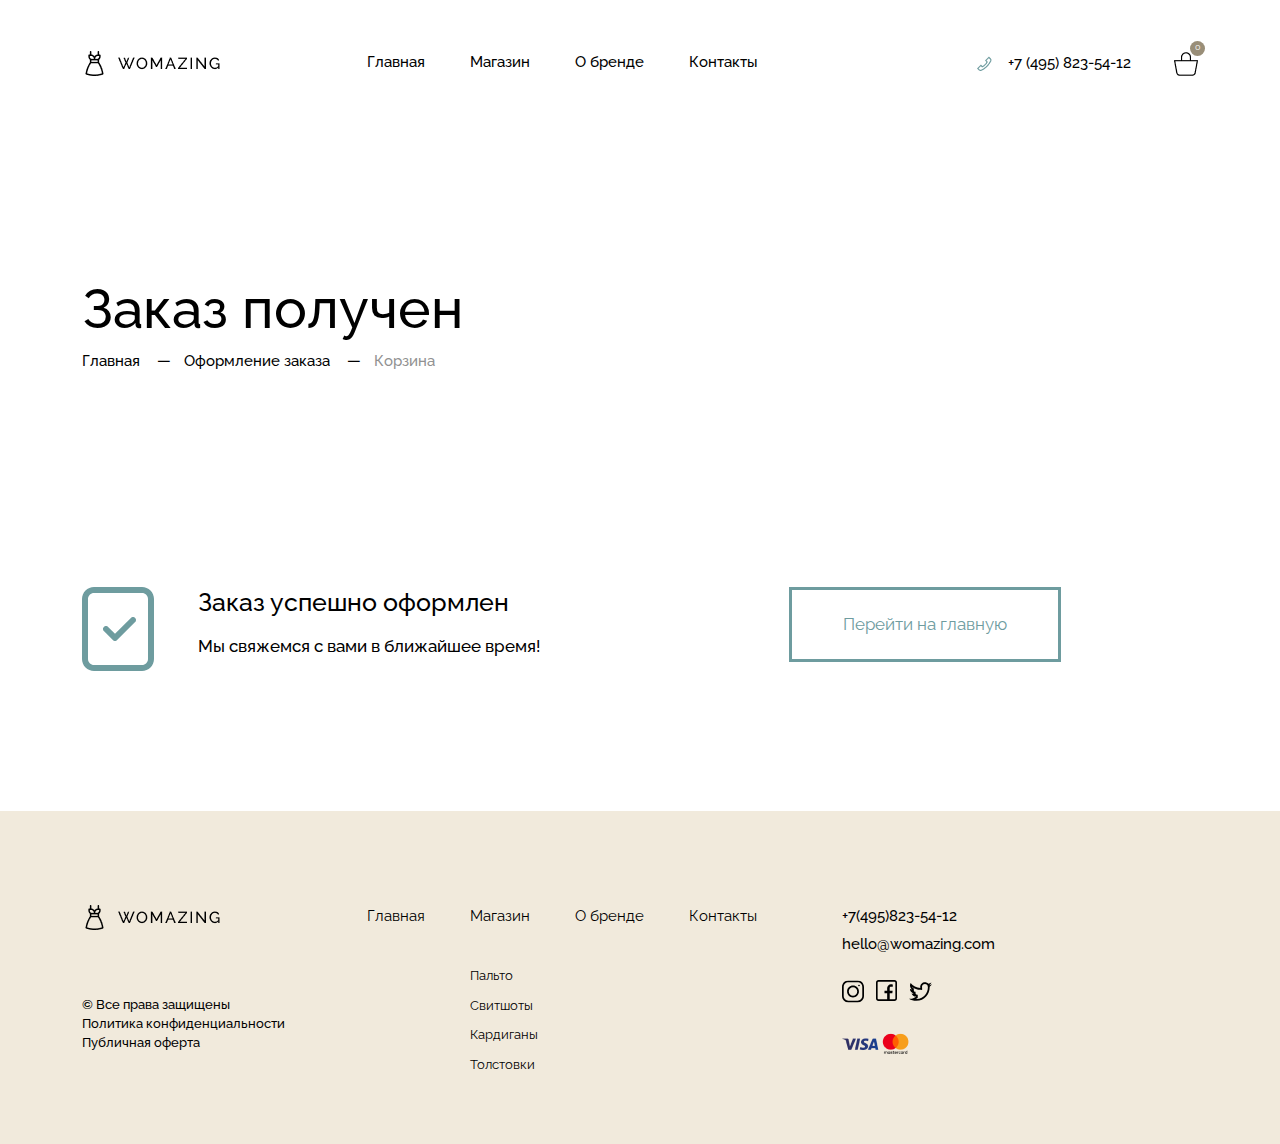
<file: order.html>
<script>document.write('<script src="http://' + (location.host || 'localhost').split(':')[0] + ':35729/livereload.js?snipver=1"></' + 'script>')</script>
<!DOCTYPE html>
<html lang="ru">
<head>
	<meta charset="UTF-8">
	<meta name="viewport" content="width=device-width, initial-scale=1.0">
	<title>Document</title>
	<meta name="description" content="Создание сайтов">
	<meta name="keywords" content="сайты, верстка, фрилансер">
	<meta name="viewport" content="width=device-width, initial-scale=1, shrink-to-fit=">
	<!-- OG Tags -->
	<meta property="og:type" content="article">
	<meta property="og:image" content="https://sitename.ru/img/preview.jpg">
	<meta property="og:site_name" content="FULLVIEWAPP">
	<!-- Styling -->
	<link rel="icon" type="image/png" href="img/favicon.svg">
	<!-- CSS -->
	<link href="https://fonts.googleapis.com/css2?family=Raleway:wght@400;500&display=swap" rel="stylesheet">
	<link rel="stylesheet" href="css/bootstrap-grid.min.css">
	<link rel="stylesheet" href="css/bootstrap-reboot.min.css">
	<link rel="stylesheet" href="css/main.css">
	<script src="https://api-maps.yandex.ru/2.1/?apikey=<5c09a90c-dbb5-4bb4-9b73-a4403051d64c>&lang=ru_RU" type="text/javascript">
    </script>
</head>
<body>
	<header class="header">
		<div class="container">
			<div class="row">
				<div class="col-6 col-lg-3">
					<a href="index.html" class="logo">
						<img src="img/logo.png" alt="Логотип" class="logo__img">
					</a>
				</div>
				<div class=" col-lg-5 d-none d-lg-block ">
					<nav class="menu">
						<ul class="menu__list d-flex bg-primary ">
							<li class="menu__items">
								<a href="index.html" class="menu__item">Главная</a>
							</li>
							<li class="menu__items">
								<a href="shop.html" class="menu__item">Магазин</a>
							</li>
							<li class="menu__items">
								<a href="brands.html" class="menu__item">О бренде</a>
							</li>
							<li class="menu__items">
								<a href="contacts.html" class="menu__item">Контакты</a>
							</li>
						</ul>
					</nav>
				</div>
				<div class="col-6 col-lg-4 d-flex justify-content-end align-items-center">
					<button type="button" class="phone">
						<img src="img/phone.png" alt="Телефон" class="phone__img">
					</button>
					<a href="tel:+74958235412" class="phone__number">
						+7 (495) 823-54-12
					</a>
					<a href="busket.html" class="busket">
						<img src="img/busket.png" alt="Корзина" class="busket-img">
						<span class="bascet-num">0</span>
					</a>
				</div>
			</div>
		</div>
	</header>
	<section class="orders">
		<div class="container">
			<div class="row">
				<div class="col-12">
					<h1 class="brands-title">
						Заказ получен
					</h1>
					<ul class="crumbs d-none d-lg-flex">
						<li class="crumbs__list">
							<a href="index.html" class="crumbs__item">
								Главная
							</a>
						</li>
						<li class="crumbs__list">
							<a href="decoration.html" class="crumbs__item">
								Оформление заказа
							</a>
						</li>
						<li class="crumbs__list">
							<span  class="crumbs__item_span">
								Корзина
							</span>
						</li>
					</ul>
				</div>
				<div class="col-12 col-md-6">
					<div class="receiveds d-flex ">
						<img src="img/received.svg" alt="" class="receiveds__img">
						<div class="received">
							<h3 class="received__title">
								Заказ успешно оформлен
							</h3>
							<p class="received__text">
								Мы свяжемся с вами в ближайшее время!
							</p>
						</div>
					</div>
				</div>
				<div class="col-12 col-md-6">
					<a href="index.html" class="orders-main btn-white">
						Перейти на главную
					</a>
				</div>
	</section>
	<footer class="footer">
	<div class="container">
		<div class="row">
			<div class="col-12 col-sm-6 col-lg-3">
				<a href="index.html" class="logo-footer">
					<img src="img/logo.png" alt="Логотип" class="logo-footer__img">
				</a>
				<p class="text-footer">
					© Все права защищены 
				</p>	
				<p class="text-footer text-footer__intro">
					<a class="text-footer__intro" href="#">Политика конфиденциальности</a>
				</p>	
				<p class="text-footer">
					<a class="text-footer__intro" href="#"> Публичная оферта</a>
				</p>	
			</div>
			<div class="col-lg-5 d-none d-lg-block">
				<nav class="menu menu-footer">
					<ul class="menu__list menu-footer__list d-flex bg-primary ">
						<li class="menu__items  menu-footer__items">
							<a href="index.html" class="menu__item menu-footer-item">Главная</a>
						</li>
						<li class="menu__items menu-footer__items">
							<a href="shop.html" class="menu__item  menu-footer-item">
							Магазин
							</a>
							<ul class="menu__item-shops">
								<li class="menu__item-shop">
									<a href="#" class="menu__item-shop_nav">Пальто</a>
								</li>
								<li class="menu__item-shop">
									<a href="#" class="menu__item-shop_nav">Свитшоты</a>
								</li>
								<li class="menu__item-shop">
									<a href="#" class="menu__item-shop_nav">Кардиганы</a>
								</li>
								<li class="menu__item-shop">
									<a href="#" class="menu__item-shop_nav">Толстовки</a>
								</li>
							</ul>
						</li>
						<li class="menu__items menu-footer__items">
							<a href="brands.html" class="menu__item menu-footer-item">О бренде</a>
						</li>
						<li class="menu__items menu-footer__items">
							<a href="contacts.html" class="menu__item menu-footer-item">Контакты</a>
						</li>
					</ul>
				</nav>
			</div>
			<div class="col-12 col-sm-6 col-lg-4 justify-content-end">
				<ul class="connection">
					<li class="connection__list">
						<a class="connection__list_item" href="tel:+74958235412"> 
							+7(495)823-54-12 
						</a>
					</li>	
					<li class="connection__list">
						<a class="connection__list_item" href="mailto:hello@womazing.com"> 
							hello@womazing.com
						</a>
					</li>	
				</ul>
				<div class="social d-flex">
						<!--noindex-->
					<a href="[https:www.instagram.com/](https://www.instagram.com/)" rel="nofollow noopener noreferrer" target="_blank" class="footer-social">
						<img src="img/instagram.svg" alt="Instagram" class="footer-social__img">
					</a>
						<!-- /noindex -->
						<!--noindex-->
					<a href="[https:www.facebook.com/](https://www.facebook.com/)" rel="nofollow noopener noreferrer" target="_blank" class="footer-social">
						<img src="img/facebook.svg" alt="Facebook" class="footer-social__img">
					</a>
							<!-- /noindex -->
							<!--noindex-->
					<a href="[https:www.twitter.com/](https://www.twitter.com/)" rel="nofollow noopener noreferrer" target="_blank" class="footer-social">
						<img src="img/twitter.svg" alt="Twitter" class="footer-social__img">
					</a>
							<!-- /noindex -->
				</div>
				<a href="#" class="footer-pay">
					<img src="img/visa.png" alt="Оплатить" class="footer-pay__card">
				</a>
			</div>
		</div>
	</div>
</footer>
	  <script src="js/main.js"></script>
</body>
</html>
</file>
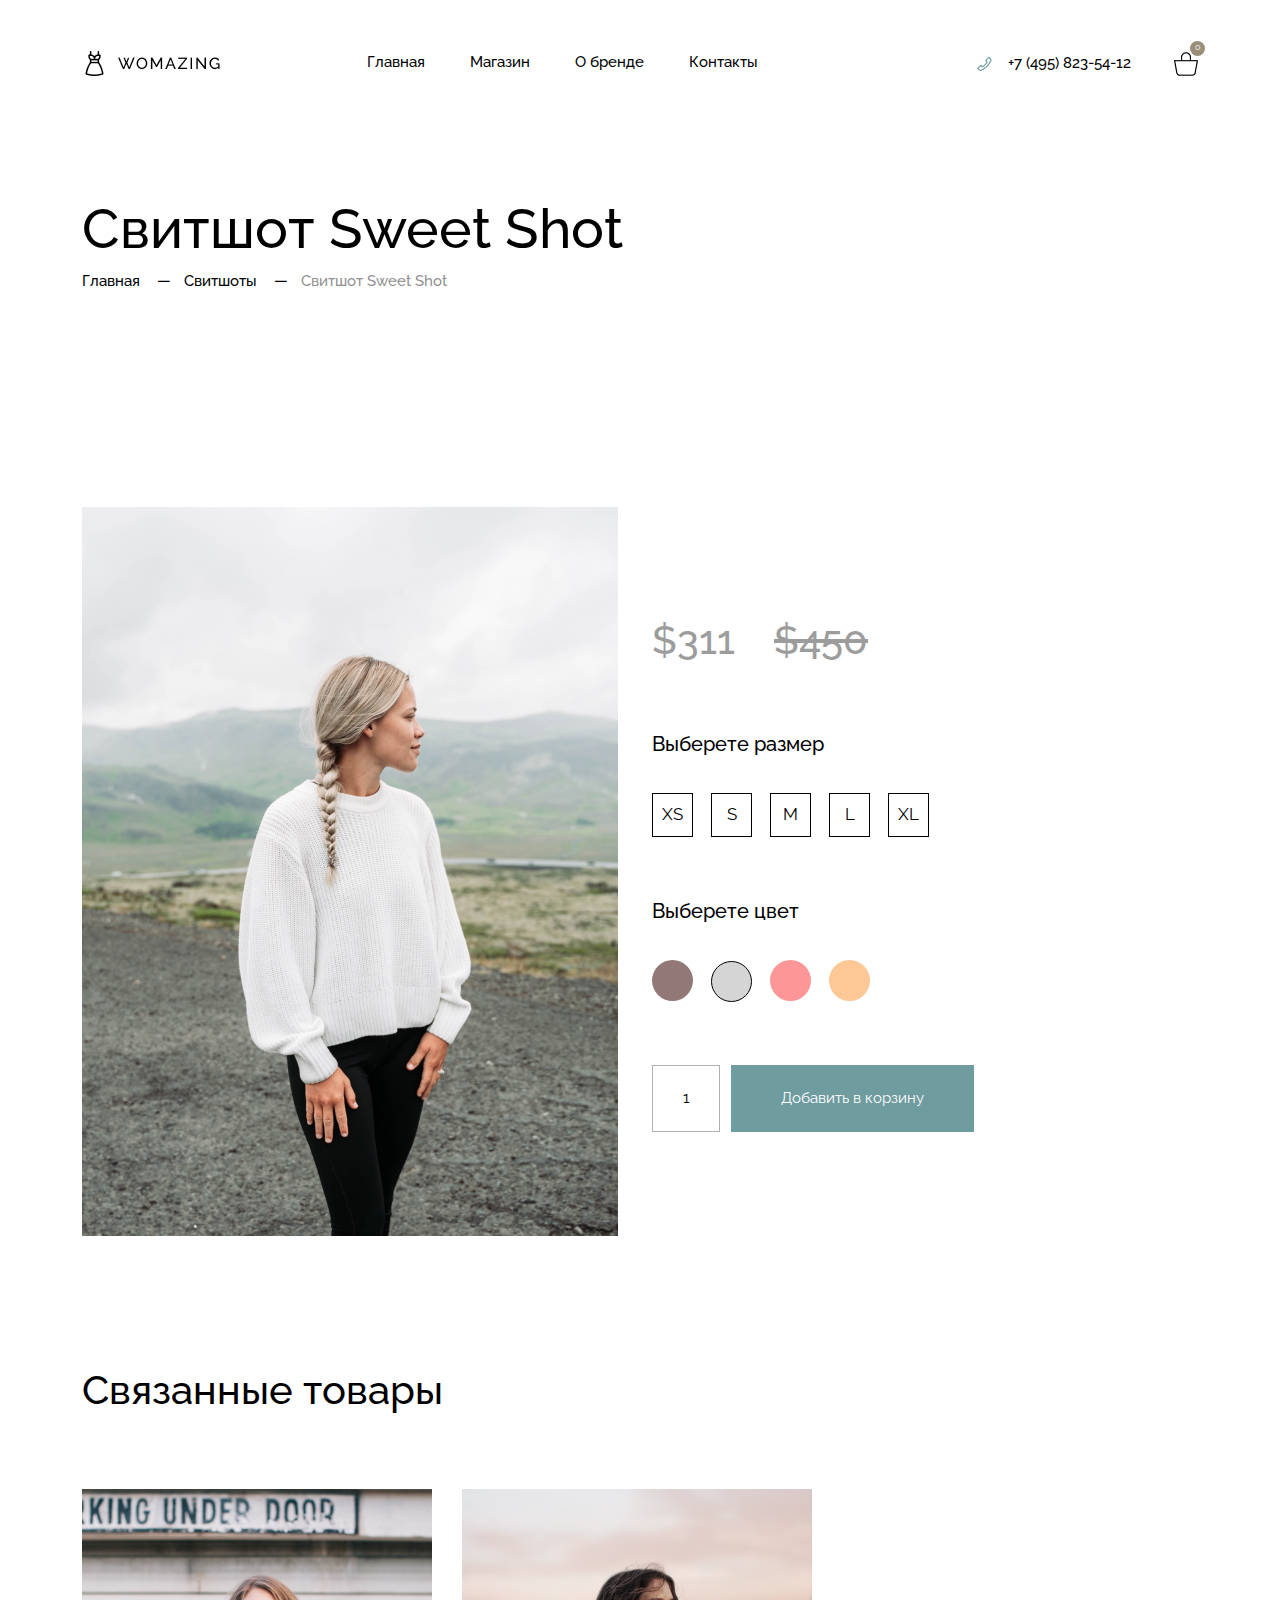
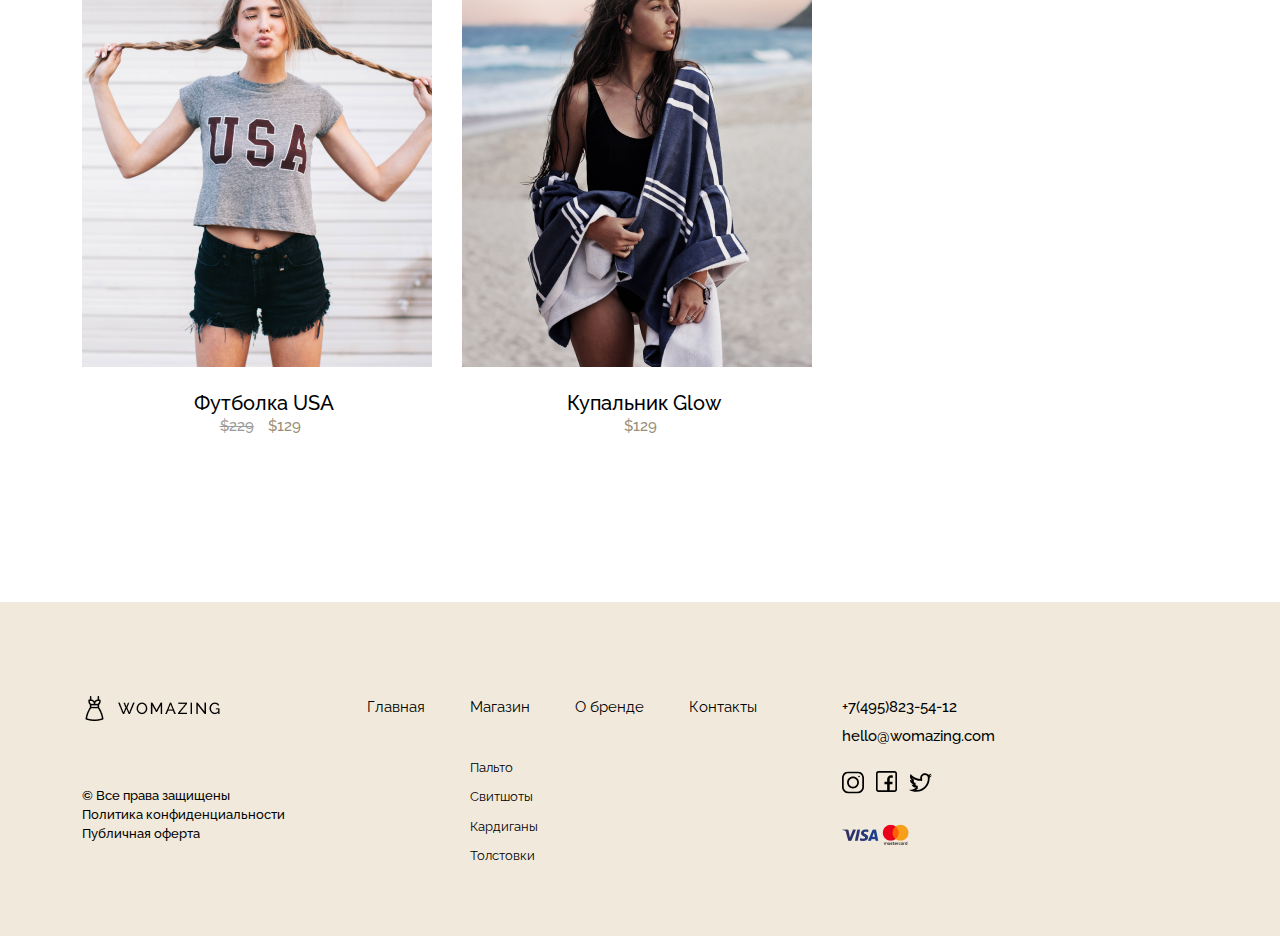
<file: products.html>
<script>document.write('<script src="http://' + (location.host || 'localhost').split(':')[0] + ':35729/livereload.js?snipver=1"></' + 'script>')</script>
<!DOCTYPE html>
<html lang="ru">
<head>
	<meta charset="UTF-8">
	<meta name="viewport" content="width=device-width, initial-scale=1.0">
	<title>Document</title>
	<meta name="description" content="Создание сайтов">
	<meta name="keywords" content="сайты, верстка, фрилансер">
	<meta name="viewport" content="width=device-width, initial-scale=1, shrink-to-fit=">
	<!-- OG Tags -->
	<meta property="og:type" content="article">
	<meta property="og:image" content="https://sitename.ru/img/preview.jpg">
	<meta property="og:site_name" content="FULLVIEWAPP">
	<!-- Styling -->
	<link rel="icon" type="image/png" href="img/favicon.svg">
	<!-- CSS -->
	<link href="https://fonts.googleapis.com/css2?family=Raleway:wght@400;500&display=swap" rel="stylesheet">
	<link rel="stylesheet" href="css/bootstrap-grid.min.css">
	<link rel="stylesheet" href="css/bootstrap-reboot.min.css">
	<link rel="stylesheet" href="css/main.css">
	<script src="https://api-maps.yandex.ru/2.1/?apikey=<5c09a90c-dbb5-4bb4-9b73-a4403051d64c>&lang=ru_RU" type="text/javascript">
    </script>
</head>
<body>
	<header class="header">
		<div class="container">
			<div class="row">
				<div class="col-6 col-lg-3">
					<a href="index.html" class="logo">
						<img src="img/logo.png" alt="Логотип" class="logo__img">
					</a>
				</div>
				<div class=" col-lg-5 d-none d-lg-block ">
					<nav class="menu">
						<ul class="menu__list d-flex bg-primary ">
							<li class="menu__items">
								<a href="index.html" class="menu__item">Главная</a>
							</li>
							<li class="menu__items">
								<a href="shop.html" class="menu__item">Магазин</a>
							</li>
							<li class="menu__items">
								<a href="brands.html" class="menu__item">О бренде</a>
							</li>
							<li class="menu__items">
								<a href="contacts.html" class="menu__item">Контакты</a>
							</li>
						</ul>
					</nav>
				</div>
				<div class="col-6 col-lg-4 d-flex justify-content-end align-items-center">
					<button type="button" class="phone">
						<img src="img/phone.png" alt="Телефон" class="phone__img">
					</button>
					<a href="tel:+74958235412" class="phone__number">
						+7 (495) 823-54-12
					</a>
					<a href="busket.html" class="busket">
						<img src="img/busket.png" alt="Корзина" class="busket-img">
						<span class="bascet-num">0</span>
					</a>
				</div>
			</div>
		</div>
	</header>
	<section class="products">
		<div class="container">
			<div class="row align-items-center">
				<div class="col-12">
					<h1 class="brands-title">
						Свитшот Sweet Shot
					</h1>
					<ul class="crumbs d-none d-lg-flex">
						<li class="crumbs__list">
							<a href="index.html" class="crumbs__item">
								Главная
							</a>
						</li>
						<li class="crumbs__list">
							<a href="#" class="crumbs__item">
								Свитшоты
							</a>
						</li>
						<li class="crumbs__list">
							<span  class="crumbs__item_span">
								Свитшот Sweet Shot
							</span>
						</li>
					</ul>
				</div>
				<div class="col-12 col-md-6">
					<img src="img/products.jpg" alt="" class="img-products">
				</div>
				<div class="col-12 col-md-6">
					<div class="price-products">
						<span class="price-products ">
							$311
						</span> 
						<span class="price-products price-products__sale">
							$450
						</span>
					</div>
					<p class="size-products">
							Выберете размер
					</p> 
					<div class="buttons-products">
						<button type="button" class="buttons-products__btn">
							XS
						</button>
						<button type="button" class="buttons-products__btn">
							S
						</button>
						<button type="button" class="buttons-products__btn">
							M
						</button>
						<button type="button" class="buttons-products__btn">
							L
						</button>
						<button type="button" class="buttons-products__btn">
							XL
						</button>
						<p class="size-products">
							Выберете цвет
					</p> 
					<div class="buttons-colors">
						<button type="button" class="buttons-color buttons-color__grey">
						</button>
						<button type="button" class="buttons-color buttons-color__blue">
						</button>
						<button type="button" class="buttons-color buttons-color__pink">
						</button>
						<button type="button" class="buttons-color  buttons-color__yellow">
						</button>
					</div>
					<div class="btn-products d-flex">
					<button type="button" class="btn-products__number">
						1
					</button>
					<button type="button" class="btn-products__add btn-green">
						 Добавить в корзину
					</button>
				</div>
	</section>
	<section class="similar">
		<div class="container">
			<div class="row">
				<div class="col-12">
					<h2 class="title-similar">
						Связанные товары
					</h2>
				</div>
					<div class="col-12 col-md-6 col-lg-4">
						<div class="card card_similar">
							<a href="products.html" class="card__clothes">
								<img src="img/usa.jpg" alt="Футболка USA" class="card__clothes__img">
							</a>
							<h4 class="card__title ">
								Футболка USA
							</h4>
							<span class="card__price">
								<span class="sale">$229</span> 
								$129
							</span>
						</div>
					</div>
					<div class="col-12 col-md-6 col-lg-4">
						<div class="card card_similar">
							<a href="products.html" class="card__clothes">
								<img src="img/glow.jpg" alt="Glow" class="card__clothes__img">
							</a>
							<h4 class="card__title">
								Купальник Glow
							</h4>
							<span class="card__price">
								$129
							</span>
						</div>
					</div>
			</div>
		</div>
	</section>
	<footer class="footer">
		<div class="container">
			<div class="row">
				<div class="col-12 col-sm-6 col-lg-3">
					<a href="index.html" class="logo-footer">
						<img src="img/logo.png" alt="Логотип" class="logo-footer__img">
					</a>
					<p class="text-footer">
						© Все права защищены 
					</p>	
					<p class="text-footer text-footer__intro">
						<a class="text-footer__intro" href="#">Политика конфиденциальности</a>
					</p>	
					<p class="text-footer">
						<a class="text-footer__intro" href="#"> Публичная оферта</a>
					</p>	
				</div>
				<div class="col-lg-5 d-none d-lg-block">
					<nav class="menu menu-footer">
						<ul class="menu__list menu-footer__list d-flex bg-primary ">
							<li class="menu__items  menu-footer__items">
								<a href="index.html" class="menu__item menu-footer-item">Главная</a>
							</li>
							<li class="menu__items menu-footer__items">
								<a href="shop.html" class="menu__item  menu-footer-item">
								Магазин
								</a>
								<ul class="menu__item-shops">
									<li class="menu__item-shop">
										<a href="#" class="menu__item-shop_nav">Пальто</a>
									</li>
									<li class="menu__item-shop">
										<a href="#" class="menu__item-shop_nav">Свитшоты</a>
									</li>
									<li class="menu__item-shop">
										<a href="#" class="menu__item-shop_nav">Кардиганы</a>
									</li>
									<li class="menu__item-shop">
										<a href="#" class="menu__item-shop_nav">Толстовки</a>
									</li>
								</ul>
							</li>
							<li class="menu__items menu-footer__items">
								<a href="brands.html" class="menu__item menu-footer-item">О бренде</a>
							</li>
							<li class="menu__items menu-footer__items">
								<a href="contacts.html" class="menu__item menu-footer-item">Контакты</a>
							</li>
						</ul>
					</nav>
				</div>
				<div class="col-12 col-sm-6 col-lg-4 justify-content-end">
					<ul class="connection">
						<li class="connection__list">
							<a class="connection__list_item" href="tel:+74958235412"> 
								+7(495)823-54-12 
							</a>
						</li>	
						<li class="connection__list">
							<a class="connection__list_item" href="mailto:hello@womazing.com"> 
								hello@womazing.com
							</a>
						</li>	
					</ul>
					<div class="social d-flex">
							<!--noindex-->
						<a href="[https:www.instagram.com/](https://www.instagram.com/)" rel="nofollow noopener noreferrer" target="_blank" class="footer-social">
							<img src="img/instagram.svg" alt="Instagram" class="footer-social__img">
						</a>
							<!-- /noindex -->
							<!--noindex-->
						<a href="[https:www.facebook.com/](https://www.facebook.com/)" rel="nofollow noopener noreferrer" target="_blank" class="footer-social">
							<img src="img/facebook.svg" alt="Facebook" class="footer-social__img">
						</a>
								<!-- /noindex -->
								<!--noindex-->
						<a href="[https:www.twitter.com/](https://www.twitter.com/)" rel="nofollow noopener noreferrer" target="_blank" class="footer-social">
							<img src="img/twitter.svg" alt="Twitter" class="footer-social__img">
						</a>
								<!-- /noindex -->
					</div>
					<a href="#" class="footer-pay">
						<img src="img/visa.png" alt="Оплатить" class="footer-pay__card">
					</a>
				</div>
			</div>
		</div>
	</footer>
	  <script src="js/main.js"></script>
</body>
</html>
</file>
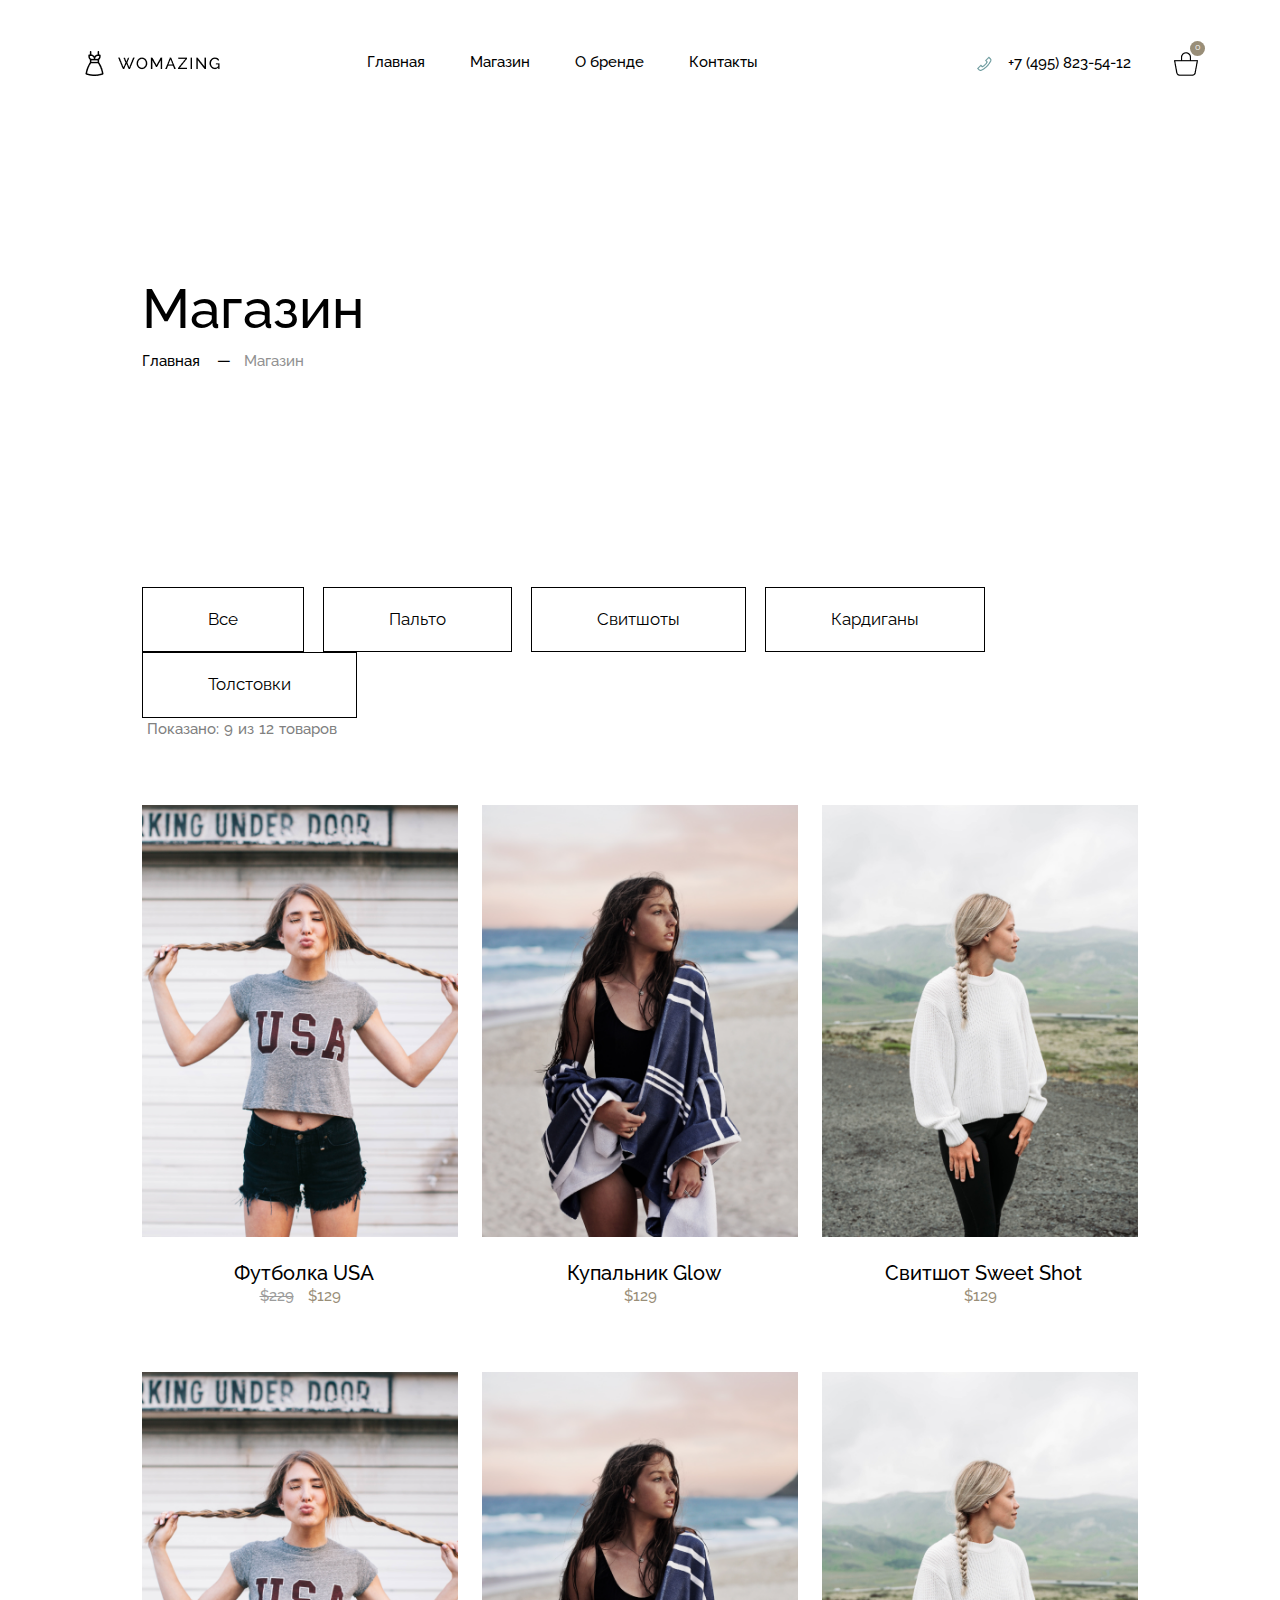
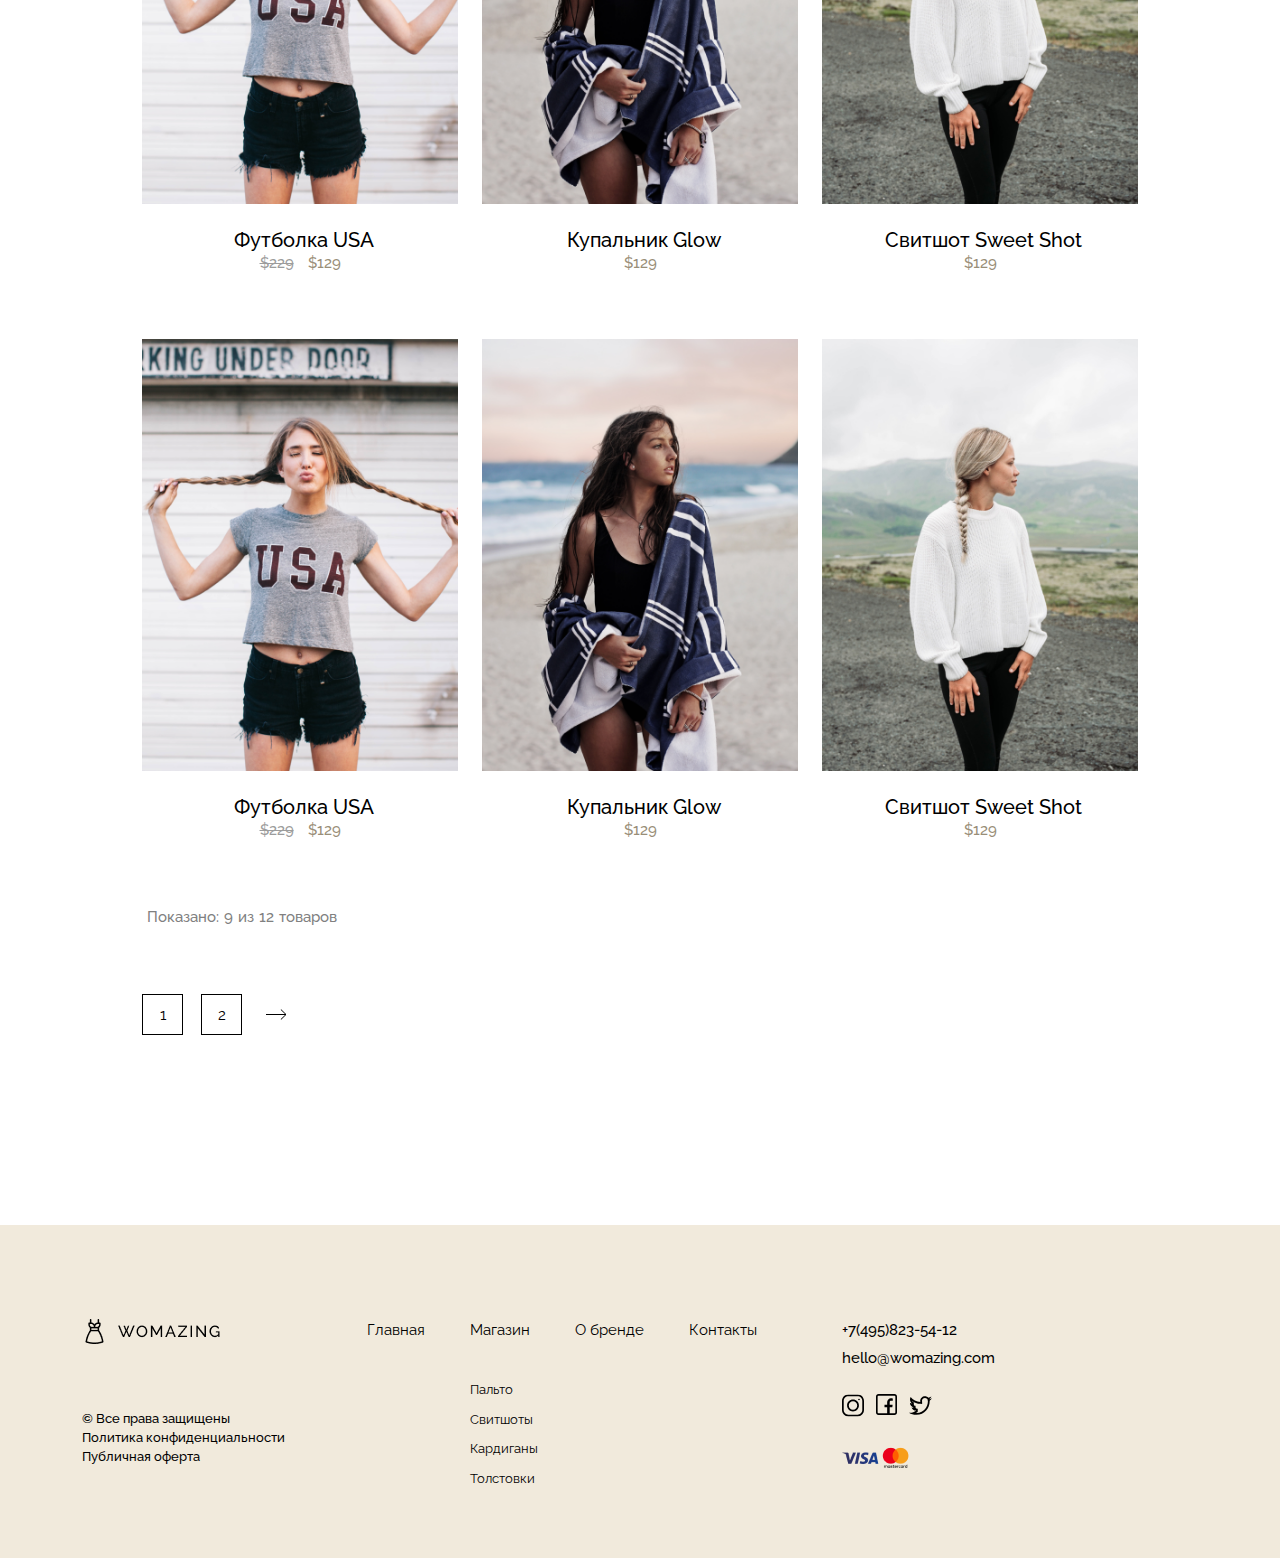
<file: shop.html>
<script>document.write('<script src="http://' + (location.host || 'localhost').split(':')[0] + ':35729/livereload.js?snipver=1"></' + 'script>')</script>
<!DOCTYPE html>
<html lang="ru">
<head>
	<meta charset="UTF-8">
	<meta name="viewport" content="width=device-width, initial-scale=1.0">
	<title>Document</title>
	<meta name="description" content="Создание сайтов">
	<meta name="keywords" content="сайты, верстка, фрилансер">
	<meta name="viewport" content="width=device-width, initial-scale=1, shrink-to-fit=">
	<!-- OG Tags -->
	<meta property="og:type" content="article">
	<meta property="og:image" content="https://sitename.ru/img/preview.jpg">
	<meta property="og:site_name" content="FULLVIEWAPP">
	<!-- Styling -->
	<link rel="icon" type="image/png" href="img/favicon.svg">
	<!-- CSS -->
	<link href="https://fonts.googleapis.com/css2?family=Raleway:wght@400;500&display=swap" rel="stylesheet">
	<link rel="stylesheet" href="css/bootstrap-grid.min.css">
	<link rel="stylesheet" href="css/bootstrap-reboot.min.css">
	<link rel="stylesheet" href="css/main.css">
	<script src="https://api-maps.yandex.ru/2.1/?apikey=<5c09a90c-dbb5-4bb4-9b73-a4403051d64c>&lang=ru_RU" type="text/javascript">
    </script>
</head>
<body>
	<header class="header">
		<div class="container">
			<div class="row">
				<div class="col-6 col-lg-3">
					<a href="index.html" class="logo">
						<img src="img/logo.png" alt="Логотип" class="logo__img">
					</a>
				</div>
				<div class=" col-lg-5 d-none d-lg-block ">
					<nav class="menu">
						<ul class="menu__list d-flex bg-primary ">
							<li class="menu__items">
								<a href="index.html" class="menu__item">Главная</a>
							</li>
							<li class="menu__items">
								<a href="shop.html" class="menu__item">Магазин</a>
							</li>
							<li class="menu__items">
								<a href="brands.html" class="menu__item">О бренде</a>
							</li>
							<li class="menu__items">
								<a href="contacts.html" class="menu__item">Контакты</a>
							</li>
						</ul>
					</nav>
				</div>
				<div class="col-6 col-lg-4 d-flex justify-content-end align-items-center">
					<button type="button" class="phone">
						<img src="img/phone.png" alt="Телефон" class="phone__img">
					</button>
					<a href="tel:+74958235412" class="phone__number">
						+7 (495) 823-54-12
					</a>
					<a href="busket.html" class="busket">
						<img src="img/busket.png" alt="Корзина" class="busket-img">
						<span class="bascet-num">0</span>
					</a>
				</div>
			</div>
		</div>
	</header>
	<section class="shops">
		<div class="container">
			<div class="row">
				<div class="col-12">
					<h1 class="brands-title">
						Магазин
					</h1>
					<ul class="crumbs d-none d-lg-flex ">
						<li class="crumbs__list">
							<a href="index.html" class="crumbs__item">
								Главная
							</a>
						</li>
						<li class="crumbs__list">
							<span  class="crumbs__item_span">
								Магазин
							</span>
						</li>
					</ul>
				</div>
					<div class="col-12">
						<button type="button" class="button-blacks">
							Все 
						</button>
						<button type="button" class="button-blacks">
							Пальто
						</button>
						<button type="button" class="button-blacks">
							Свитшоты
						</button>
						<button type="button" class="button-blacks">
							Кардиганы
						</button>
						<button type="button" class="button-blacks">
							Толстовки
						</button>
					</div>
				<div class="col-12">
					<div class="shops-seen d-flex">
						<p class="shops-seen__text">
							Показано:
						</p>
						<span class="shops-seen__span">
							9
						</span>
						<p class="shops-seen__text">
							из
						</p>
						<span class="shops-seen__span">
							12
						</span>
						<p class="shops-seen__text">
						 	товаров
						</p>	
					</div>
				</div>
					<div class="col-12 col-md-6 col-lg-4">
							<a href="products.html" class="card__clothes">
								<img src="img/usa.jpg" alt="Футболка USA" class="card__clothes__img">
							</a>
							<h4 class="card__title ">
								Футболка USA
							</h4>
							<span class="card__price">
								<span class="sale">$229</span> 
								$129
							</span>
					</div>
					<div class="col-12 col-md-6 col-lg-4">
							<a href="products.html" class="card__clothes">
								<img src="img/glow.jpg" alt="Glow" class="class="card__clothes__img>
							</a>
							<h4 class="card__title">
								Купальник Glow
							</h4>
							<span class="card__price">
								$129
							</span>
					</div>
					<div class="col-12 col-md-6 col-lg-4">
							<a href="products.html" class="card__clothes">
								<img src="img/sweetshot.jpg" alt="Свитшот" class="new-usa__img">
							</a>
							<h4 class="card__title">
								Свитшот Sweet Shot
							</h4>
							<span class="card__price">
								 $129
							</span>
					</div>
					<div class="col-12 col-md-6 col-lg-4">
							<a href="products.html" class="card__clothes">
								<img src="img/usa.jpg" alt="Футболка USA" class="card__clothes__img">
							</a>
							<h4 class="card__title ">
								Футболка USA
							</h4>
							<span class="card__price">
								<span class="sale">$229</span> 
								$129
							</span>
					</div>
					<div class="col-12 col-md-6 col-lg-4">
							<a href="products.html" class="card__clothes">
								<img src="img/glow.jpg" alt="Glow" class="class="card__clothes__img>
							</a>
							<h4 class="card__title">
								Купальник Glow
							</h4>
							<span class="card__price">
								$129
							</span>
					</div>
					<div class="col-12 col-md-6 col-lg-4">
							<a href="products.html" class="card__clothes">
								<img src="img/sweetshot.jpg" alt="Свитшот" class="new-usa__img">
							</a>
							<h4 class="card__title">
								Свитшот Sweet Shot
							</h4>
							<span class="card__price">
								 $129
							</span>
					</div>
					<div class="col-12 col-md-6 col-lg-4">
						<div class="card">
							<a href="products.html" class="card__clothes">
								<img src="img/usa.jpg" alt="Футболка USA" class="card__clothes__img">
							</a>
							<h4 class="card__title ">
								Футболка USA
							</h4>
							<span class="card__price">
								<span class="sale">$229</span> 
								$129
							</span>
						</div>
					</div>
					<div class="col-12 col-md-6 col-lg-4">
						<div class="card">
							<a href="products.html" class="card__clothes">
								<img src="img/glow.jpg" alt="Glow" class="class="card__clothes__img>
							</a>
							<h4 class="card__title">
								Купальник Glow
							</h4>
							<span class="card__price">
								$129
							</span>
						</div>
					</div>
					<div class="col-12 col-md-6 col-lg-4">
						<div class="card">
							<a href="products.html" class="card__clothes">
								<img src="img/sweetshot.jpg" alt="Свитшот" class="new-usa__img">
							</a>
							<h4 class="card__title">
								Свитшот Sweet Shot
							</h4>
							<span class="card__price">
								 $129
							</span>
						</div>
					</div>
				<div class="col-12">
					<div class="shops-seen d-flex">
						<p class="shops-seen__text">
							Показано:
						</p>
						<span class="shops-seen__span">
							9
						</span>
						<p class="shops-seen__text">
							из
						</p>
						<span class="shops-seen__span">
							12
						</span>
						<p class="shops-seen__text">
						 	товаров
						</p>	
				</div>
				<div class="col-12">
					<button class="blacks-buttons">
						1
					</button>
					<button class="blacks-buttons">
						2
					</button>
					<button class="blacks-buttons__next">
						<img src="img/blacknext.svg" alt="Следующая" class="blacks-buttons__next_img">
					</button>
				</div>
	</section>
		<footer class="footer">
	<div class="container">
		<div class="row">
			<div class="col-12 col-sm-6 col-lg-3">
				<a href="index.html" class="logo-footer">
					<img src="img/logo.png" alt="Логотип" class="logo-footer__img">
				</a>
				<p class="text-footer">
					© Все права защищены 
				</p>	
				<p class="text-footer text-footer__intro">
					<a class="text-footer__intro" href="#">Политика конфиденциальности</a>
				</p>	
				<p class="text-footer">
					<a class="text-footer__intro" href="#"> Публичная оферта</a>
				</p>	
			</div>
			<div class="col-lg-5 d-none d-lg-block">
				<nav class="menu menu-footer">
					<ul class="menu__list menu-footer__list d-flex bg-primary ">
						<li class="menu__items  menu-footer__items">
							<a href="index.html" class="menu__item menu-footer-item">Главная</a>
						</li>
						<li class="menu__items menu-footer__items">
							<a href="shop.html" class="menu__item  menu-footer-item">
							Магазин
							</a>
							<ul class="menu__item-shops">
								<li class="menu__item-shop">
									<a href="#" class="menu__item-shop_nav">Пальто</a>
								</li>
								<li class="menu__item-shop">
									<a href="#" class="menu__item-shop_nav">Свитшоты</a>
								</li>
								<li class="menu__item-shop">
									<a href="#" class="menu__item-shop_nav">Кардиганы</a>
								</li>
								<li class="menu__item-shop">
									<a href="#" class="menu__item-shop_nav">Толстовки</a>
								</li>
							</ul>
						</li>
						<li class="menu__items menu-footer__items">
							<a href="brands.html" class="menu__item menu-footer-item">О бренде</a>
						</li>
						<li class="menu__items menu-footer__items">
							<a href="contacts.html" class="menu__item menu-footer-item">Контакты</a>
						</li>
					</ul>
				</nav>
			</div>
			<div class="col-12 col-sm-6 col-lg-4 justify-content-end">
				<ul class="connection">
					<li class="connection__list">
						<a class="connection__list_item" href="tel:+74958235412"> 
							+7(495)823-54-12 
						</a>
					</li>	
					<li class="connection__list">
						<a class="connection__list_item" href="mailto:hello@womazing.com"> 
							hello@womazing.com
						</a>
					</li>	
				</ul>
				<div class="social d-flex">
						<!--noindex-->
					<a href="[https:www.instagram.com/](https://www.instagram.com/)" rel="nofollow noopener noreferrer" target="_blank" class="footer-social">
						<img src="img/instagram.svg" alt="Instagram" class="footer-social__img">
					</a>
						<!-- /noindex -->
						<!--noindex-->
					<a href="[https:www.facebook.com/](https://www.facebook.com/)" rel="nofollow noopener noreferrer" target="_blank" class="footer-social">
						<img src="img/facebook.svg" alt="Facebook" class="footer-social__img">
					</a>
							<!-- /noindex -->
							<!--noindex-->
					<a href="[https:www.twitter.com/](https://www.twitter.com/)" rel="nofollow noopener noreferrer" target="_blank" class="footer-social">
						<img src="img/twitter.svg" alt="Twitter" class="footer-social__img">
					</a>
							<!-- /noindex -->
				</div>
				<a href="#" class="footer-pay">
					<img src="img/visa.png" alt="Оплатить" class="footer-pay__card">
				</a>
			</div>
		</div>
	</div>
</footer>
	  <script src="js/main.js"></script>
</body>
</html>
</file>
<file: css/main.css>
/** {
	border: 1px solid red;
}*/
a {
	text-decoration: none;
	color: #000;
}
body {
	color: #000;
	font-size: 15px;
	font-family: 'Raleway', sans-serif;
	font-weight: 500;
	padding: 0;
	margin: 0;
}
img {
	max-width: 100%;
	display: block;
	object-fit: cover;
}
h1, h2, h3, h4, h5, h6 {
	font-weight: 500;
	font-size: 40px;
	line-height: 1.2em;
}
button, input {
	outline: none;
	border: none;
	background: transparent;
}

ul, li {
	display: block;
	padding: 0;
	margin: 0;
}
p {
	padding: 0;
	margin: 0;
}
.btn-green{
	padding: 22px 50px;
	background: #6E9C9F;
	font-weight: 400;
	text-align: center;
	color: #fff;
	transition: all 0.5s ease;
}
.btn-green:hover {
	background: #509498;
	transition: all 0.5s ease;
	color: #fff;
}
.btn-white {
	padding: 22px 0;
	background: #fff;
	color: #6E9C9F;
	border: solid #6E9C9F;
	text-align: center;
	display: block;
	width: 243px;
	margin: 0 auto;
	transition: all 0.5s ease;
	font-size: 17px;	
	font-weight: 400;
}
.btn-white:hover {
	background: #6E9C9F;
	color: #fff;
	transition: all 0.5s ease;

}

                            /* header */
.header {
	padding: 51px 0 10px;
}
.menu {
	transition: all 0.5s ease;
}

.menu__item {
	margin-right: 45px;
	transition: all 0.5s ease;
}
/*.menu__item_active a { 
	border-bottom: 2px solid #fff;
}*/
.menu__item:hover {
	transition: all 0.5s ease;
	color: #6E9C9F;
}
.phone__number {
	margin: 0 67px 0 10px;
	transition: all 0.5s ease;
}
.phone__number:hover {
	transition: all 0.5s ease;
	opacity: .7;
	color: #000;
}
.phone__img {
	width: 15px;
	height: 15px;
	transition: background 0.5s ease;
}
.phone:hover {
	transition: all 0.5s ease;
	background: url('../img/phonehover.svg');
	width: 27px;
	height: 27px;
}
.busket {
	position: absolute;
}
.busket-img {
	width: 24px;
	height: 24px;
}
.bascet-num {
    content: '1';
    position: absolute;
    width: 15px;
    height: 15px;
    background: #998E78;
    border-radius: 50px;
    top: -11px;
    right: -7px;
    font-size: 9px;
    line-height: 12px;
    font-weight: 400;
    color: #fff;
    text-align: center;
}
.header-title {
	font-size: 60px;
	margin-top: 140px;
	max-width: 585px;
}
.header-text {
	margin: 45px 0 52px;
	max-width: 385px;
	font-size: 20px;
	text-indent: 1.2em;
	text-align: right;

}

.offer-img {
	margin-top: 45px;
	float: right;

}
.offer-img_right {
	position: absolute;
	margin: 170px 0 0 543px;
}
.offer-img_left {
	position: absolute;
	margin: 435px 0 0 98px;
}
.header-button {
   max-width: 385px;
   justify-content: end;
}
.header-button__arrow {
	padding: 19.5px 27px;
	background: rgb(110, 156, 159, 10%);
	transition: all 0.5s ease;
}
.header-button__arrow:hover {
	background: rgb(110, 156, 159, 20%);
	transition: all 0.5s ease;
	padding-bottom: 1px;

}
.header-dots {
	display: flex;
	max-width: 385px;
	justify-content: end;
	margin-top: 126px;

}
.header-dot {
	width: 30px;
	height: 4px;
	background: #D1D1D1;
	margin-right: 12px;
}
.header-background {
	 content: "";
    position: absolute;
    background: #F1EADC;
    bottom: 0px;
    top: 0%;
    left: 52.5%;
    right: 0;
    z-index: -2;
}
                            /*collection*/

.collections {
	padding: 200px 0 100px;
}
.collection-title {
	margin-bottom: 92px;
}
.new {
	margin-top: 92px;
}
.card__clothes {
	position: relative;
	transition: all 0.5s easy;
}
.card__clothes:hover::before {
	content: '';
	position: absolute;
	top: 0;
	right: 0;
	bottom: 0;
	left: 0;
	width: 100%;
	height: 100%;
	opacity: 0;
	visibility: none;
	transition: opacity 0.5s easy;
	background: rgba(110,156,159,0.64) url('../img/arrowright.svg') no-repeat center ;
}


.card__title {
	font-size: 20px;
	text-align: center;
	margin: 24px 0 0 7px;
}
.card__price {
	font-size: 15px;
	color: #998E78;
	text-align: center;
	display: block;
	margin-bottom: 65px;
}
.sale {
	text-decoration: line-through;
	text-decoration-color: #9C9C9C;
	color: #9C9C9C;
	margin-right: 10px;
}

/* customer */
.customers {
	padding: 30px 0 100px;
}
.quality-img {
	margin-top: 37px;
}
.quality-title{
	font-size: 25px;
	margin: 37px 0 24px;
}
.quality-text {
	font-size: 17px;
	max-width: 304px;
}

                             /*team*/
.team {
	padding: 30px 0 130px;
}
.team-title {
    margin-bottom: 92px;
}
.slider-wrapper {
    max-width: 729px;
    width: 100%;
    height: 487.42px;
    position: relative;
    background: #FFFFFF;
}
#btn-prev {
	opacity: 0.5;
	transition: all 0.5s ease;
	top: 225px;
	left: -33px ; 
	position: absolute;
	cursor: pointer;
}
.btn-prev__img {
	max-width: 28px;
	margin-left: -15px;
}
.btn-next__img {
	max-width: 28px;
	margin-left: 15px;
}
#btn-next {
    left: 760px;
    top: 239px;
    max-width: 16px;
    height: 28px;
    position: absolute;
    cursor: pointer;
    opacity: 0.5;
    transition: all 0.5s ease;
}
#btn-next {
    left: auto;
    right: -25px;
}
#btn-prev:hover, #btn-next:hover {
	opacity: 1;
	transition: all 0.5s ease;
}
.slide {
    display: none;
}
.slide__active {
    display: block;
}
.dots-wrapper {
    display: flex;
    justify-content: center;
    margin-top: 140px;
}
.dot {
    width: 30px;
    height: 4px;
    background:  rgba(255, 255, 255, 0.36);
    margin-right: 14px;
    margin-top: -200px;
    cursor: pointer;
}
.dot__active {
    background-color: #fff;
}
.dot:last-child{
    margin-right: 0;
}
.title-team {
	font-size: 25px;
}
.text-team {
	font-size: 17px;
	max-width: 255px;
	margin: 28px 0;	

}
.brand-team {
	color: #6E9C9F;
}
.brand-team:hover {
	border-bottom: 1px solid #CEDEDF;
	color: #6E9C9F;

}

                           /*footer*/

.footer {
	padding: 94px 0 70px;
	background: rgba(241, 234, 220, 1) no-repeat;
}
.logo-footer__img {
	margin-bottom: 70px;
}
.text-footer {
	max-width: 204px; 
	font-size: 13px;
	line-height: 0.7;
}
.text-footer__intro  {
	transition: all 0.5s ease;
	margin: 10px 0;
}
.text-footer__intro:hover {
	transition: all 0.5s ease;
	color: #6E9C9F;
}
.menu-footer-item {
	margin-bottom: 39px;
    display: block;
	font-weight: 400;
}
.menu__item-shop_nav {

	margin-top: 10px;
	display: block;
	font-weight: 400;
	font-size: 13px;
	transition: all 0.5s ease;
    
}
.menu__item-shop_nav:hover {
	transition: all 0.5s ease;
	color: #6E9C9F;
}
.connection__list {
	margin-bottom: 6px;
}
.connnection__list_item {
	transition: all 0.5s ease;
}
.connection__list_item:hover {
	transition: all 0.5s ease;
	opacity: .7;
	color: #000;
}
.social {
	margin: 24px 0 30px;
}
.footer-social__img {
	margin-right: 12px;
	transition: all 0.5s ease;
}
.footer-social__img:hover {
	transition: all 0.5s ease;
	opacity: .7;
	color: #000;
}

                        /*Страница BRANDS*/
            /*brands*/
.brands {
	padding-top: 190px;
}
.crumbs {
	margin-bottom: 214px;
}
.crumbs__item:after {
	content: '—';
    margin: 0 13px;
}
.crumbs__item {
	transition: all 0.5s ease;
}
.crumbs__item:hover {
	color: #6E9C9F;
	transition: all 0.5s ease;
}
.crumbs__item_span {
	color: #919191;
}
.brands-title {
	font-size: 55px;
}
.brands-img {
	margin-bottom: 130px;
}
.brands-offer__title {
	font-size: 25px;
	margin-bottom: 46px;
}
.brands-offer__text {
	font-size: 17px;
	font-weight: 400;
	max-width: 518px;
	margin-bottom: 16px;
}
.brands-button  {
	max-width: 260px;
	margin-bottom: 130px;
}
					/*CONTACTS*/
.contacts {
	padding: 190px 0 100px;
}
.map-block {
	width: 100%;
	height: 476px;
	margin-bottom: 130px;
}
.contact	{
	contact: 130px 0;
}
.contact__list_item {
	transition: all 0.5s ease;
	font-size: 20px;
	font-weight: 500;
}
.contact__list_item:hover {
	transition: all 0.5s ease;
	opacity: .7;
	color: #000;
}
						/*FORMS*/
.forms {
	padding: 20px 0 130px;
}
.form {
	/*max-width: 350px;*/
}
.form__title {
	font-size: 25px;
}
.form input {
	border: none;
	border-bottom: 1px solid #000;
	width: 100%;
	font-size: 17px;
	padding-bottom: 10px;
	margin-bottom: 35px;

}
.form textarea {
	border: none;
	border-bottom: 1px solid #000;
	width: 50%;
	font-size: 17px;
	padding-bottom: 10px;
	margin-bottom: 35px;
	resize: none;
}
.form__field {
	margin-top: 10px;
	max-width: 350px;
}
input, textarea {
	outline: none;
}
.window {
text-align: center;
padding: 30px 76px;
width: 437px;
background: #F1EADC;
margin: 62px 0px;
}
							/*buskets*/
.buskets {
	padding: 190px 0 130px;
}
.buskets-offer {
	margin-bottom: 77px;
}
.buskets-offer__border{
	border-bottom: 1px solid #CCCCCC;
	margin: 26px 0 49px;
}
.buskets-offer__title {
	font-size: 20px;
}
.busket-offer__input {
	width: 47px;
	height: 47px;
	border: 1px solid #AFAFAF;
}
.buskets-offer__btn_close {
	transition: all 0.5s ease;
}
.buskets-offer__btn_close:hover {
	transition: all 0.5s ease;
	opacity: .7;
}

.busket-offer__description {
	transition: all 0.5s ease;
}
.busket-offer__description:hover {
	transition: all 0.5s ease;
	color: #6E9C9F;
}
.buskets-form__input {
	max-width: 255px;
	margin-top: 72px;
}
.busket-form__btn {
	margin: 0 0 0 16px;
}

.subtotal {
	margin: 88px 0 28px;
}
.subtotal-text {
	margin-right: 20px;
}
.busket-window {
	padding: 16px 51px 16px 31px;
	width: 287px;
	background: #F1EADC;
	font-size: 25px;
}
.total {
	margin-right: 69px;
}
.busket-btn {
	width: 236px;
	margin-left: 15px;
	font-weight: 400;
	height: 68px;
	
}

                             /*orders*/
.orders {
	padding: 190px 0 140px;
}
.received {
	margin-left: 44px;
}
.received__title {
	font-size: 25px;
	margin-bottom: 17px;
}
.receiveds__img  {
	object-fit: contain;
}
.received__text {
	font-size: 17px;
}
.orders-main {
	width: 272px;
}

							/*DECORATION*/
.decoration {
	padding: 190px 0 130px;
}
.decorations-form__title_form {
	font-size: 25px;
}						
/*.decorations-form__field {
	margin-top: 10px;
	max-width: 350px;
}
.decoration-form__title {
	font-size: 20px;
}
.decorations-form__title_fix {
	margin-bottom: 39px;
}
.decoration-form__title_right  {
	margin-top: 62px;
	font-size: 20px;
}
.decoration-text {
	/*margin-top: 30px;*/

}
.decoration-form {
	margin-bottom: 30px;
}
.decoration-form__title {
	font-size: 20px;
	margin-bottom:30px;

}
.decorations-form__title_form {
	margin: 81px 0 47px;
}
.decoration-form__span  {
	font-size: 17px;
	margin-top: 28px;

}
.decoration-text {
	margin-bottom: 30px;
	margin-right: 73px;
}
.decoration-form__background {
	position: absolute;
	width: 284px;
	height: 57px;
	left: 922px;
	top: 808px;
	z-index: -2;
	background: #F1EADC;
}
.crumbs-decorations  {
	margin-bottom: 133px;
}
.decoration-forms__title_pay {
	font-size: 25px;
	margin-top: 145px;
}
.decoration-forms__button_btn {
	width: 22px;
	height: 22px;
	border: 1px solid #000000;
}
/*.decoration-form__button_active {
	width: 10px;
	height: 10px;
	background: #000000;
}
*/
.decoration-forms__button {
	margin: 47px 0;
}
.decoration-forms__button_text {
	margin-left: 24px;
	font-size: 17px;

}

                            /*SHOPS*/
.shops {
	padding: 190px 130px;
}
.buttons-blacks {
	margin-bottom: 92px;
}
.button-blacks {
	font-size: 17px;
	border: 1px solid #000;
	padding: 19px 65px;
	margin-right: 15px;
}
.shops-seen {
	margin-bottom: 65px;
	color: #808080;
}
.shops-seen__text {
	margin: 0 5px;
}
.blacks-buttons {
	width: 41px;
	height: 41px;
	border: 1px solid #000000;
	margin-right: 14px;
	padding: 9px 16px;
}
                       /*PRODUCTS*/

.products {
	padding-top: 110px;
}
.price-products {
	font-size: 40px;
	text-decoration-color: #9C9C9C;
	color: #9C9C9C;
}
.price-products__sale {
	text-decoration: line-through;
	margin-left: 29px;
}
.size-products {
	font-size: 20px;
	margin: 59px 0 34px;
}
.buttons-products__btn {
	font-size: 17px;
	border: 1px solid #000;
	padding: 8px 0;
	width: 41px;
	margin-right: 14px;
}
.buttons-color {
	width: 41px;
	height: 41px;
	border-radius: 100px;
	margin-right: 14px;
}
.buttons-color__grey {
	background: #927876;
}
.buttons-color__blue {
	background: #D5D5D5;
	border: 1px solid #000000;
}
.buttons-color__pink {
	background: #FD9696;
}
.buttons-color__yellow {
	background: #FDC796;
}
.btn-products {
	margin-top: 59px;
}
.btn-products__number {
	padding: 20px 30px;
	transition: all 0.5s ease;
	border: 1px solid #AFAFAF;
	margin-right: 11px;
}
.btn-products__number:hover {
	transition: all 0.5s ease;
	opacity: .7;
}
.similar {
	padding: 130px 0 100px;
}
.card_similar {
	margin-top: 67px;
}

/* Large: 992px - 1199px */
@media (max-width: 1199px) {
	.menu__list {
		font-size: 11px
	}
	.btn-prev, .btn-next {
		display: none;
	}
	.button-blacks {
		margin-bottom: 10px
	}
}
/* Medium: 768px - 991px */
@media (max-width: 991px) {
	       /*HEADER*/
	.header {
		padding: 30px 0 10px;
	}
	.offer-img {
		float: none;
		margin: 30 auto;
	}
	.header-title {
		font-size: 45px;
		margin-top: 40px;
		max-width: 100%;
		text-align: center;
	}
	.header-text {
		max-width: 100%;
		text-align: center;
	}
	.header-button {
		margin: 0 auto;
	}
	.header-background {
		display: none;
	}
	    /* COLLECTIONS*/
	.collections {
		padding: 10px 0 30px;
	}
	.collection-title {
		margin-bottom: 32px;
		text-align: center;

	}
			/*CUSTOMERS*/
	.customers {
		padding: 30px 0 30px;
	}

			/*TEAM*/
	.team {
		padding: 30px 0 30px;
	}
	.team-title {
		margin-bottom: 40px;
	}
	.text-team {
		max-width: 100%;
		margin: 8px 0;
	}/*
			FOOTER*/
	.footer {
	padding: 40px 0 30px;
	}
	.logo-footer__img {
    	margin-bottom: 30px;
	}
	.shops {
    	padding: 30px 30px;
	}
	.brands-title {
		margin-bottom: 30px
	}
	.shops-seen {
		margin: 30px 0;
	}
	.shops__seen_margin {
		margin: 0;
		margin-bottom: 30px
	}
	.card {
		max-height: 570px;
	}
	.products {
		padding: 60px 15px;
	}
	.similar {
		padding: 15px 30px;
	}
	.price-products {
		font-size: 25px
	}
	.size-products {
	    font-size: 17px;
	    margin: 29px 0 14px;
	}
	.btn-products {
	    margin-top: 29px;
	}
	.brands {
		padding: 30px 15px;
	}
	.brands-title {
		text-align: center;
	}
	.brands-img {
		margin: 30px auto;
	}
	.brands-offer__title {
		margin-bottom: 25px;
		font-size: 35px;
		text-align: center;
	}
	.brands-offer__text {
		max-width: 100%;
	}
	.brands-button {
		margin-bottom: 30px
	}
	.contact {
		margin-bottom: 30px
	}
	.contacts {
	    padding: 30px 0 15px;
	}
	.forms {
    	padding: 15px 0 60px;
	}
	.form textarea  {
		width: 50%;
	}
	.orders {
		padding: 30px 0 15px;
	}
	.buskets {
		padding: 30px 0 15px;
	}
}
/* Small: 576px - 767px */
@media (max-width: 767px) {
			/*collections*/
	.collection-title {
		margin: 30px 0 70px;
	}
	.card {
		margin: auto 70px;
	}
			/*CUSTOMERS*/
	.quality-title {
		margin: 17px 0 8px;
	}
	.quality-text {
		min-width: 100%
	}
	.img-products {
		margin-bottom: 30px
	}
	.brands-title {
		font-size: 50px
	}
	.title-similar {
		font-size: 44px;
		text-align: center;
		margin-bottom: 30px
	}
	.brands-title {
		margin: 0;
		font-size: 40px
	}
	.brands-offer__title {
		font-size: 30px;
		
	}
	.form textarea  {
		width: 100%;
	}
	.received {
		margin: 40px;
	}
	
	.busket-form__btn {

	}
	.brands-title {
		font-size: 30px;
		margin-bottom: 30px;
	}
	.total {
		font-size: 20px;
	}
	.busket-span  {
		font-size: 20px	
	}
	


}
/* Extra small: 320px - 575px */
@media (max-width: 575px) {
	.header-title {
		font-size: 35px;
		margin-top: 20px;
	}
	.header-text {
		margin: 30px 0;
		font-size: 17px
	}
	.phone__number, .phone__img  {
		display: none;
	}
	.header-button__open {
		width: 100%;
		font-size: 14px;
		padding: 18px 50px;
	}
	.collection-title {
		margin: 0px;
		margin-bottom: 30px;
		font-size: 35px;
		width: 100%;

	}
	.card {
		margin: 0;
	}
	.text-footer__intro {
		margin: 15px 0;
	}
	.card__price {
		margin-bottom: 35px
	}
	.customer-title, .collection-title, .team-title  {
		font-size: 30px;
	}
	.title-similar {
		text-align: left;
		
	}
	.btn-products__add {
		padding: 0 8px;
	}
	.buttons-products__btn {
		margin-bottom: 4px
	}

	.brands-offer__title {
		font-size: 25px;
		
	}
	.form__btn {
		width: 100%
	}
	.btn-products__add {
		width: 100%
	}
	.received__title {
		font-size: 20px
	} 
	.received__text {
		font-size: 15px;
	}
	.brands-title {
		font-size: 30px;
	}
	.buskets-offer__img_clothes {
		margin: 30px 0;
	} 
	.buskets-offer__title {
	    font-size: 13px;
	} 
	.busket-offer__description {
		 font-size: 13px;
	}
	.busket-offer__span {
		font-size: 13px;
	}
	.busket-update {
		margin-top: 15px;
	}
	.busket-window {
		margin-bottom: 15px;
    	width: 250px;
	}

}

@media (max-width: 300px) {
	.buskets-offer__title {
	    font-size: 11px;
	}

	

}
</file>
